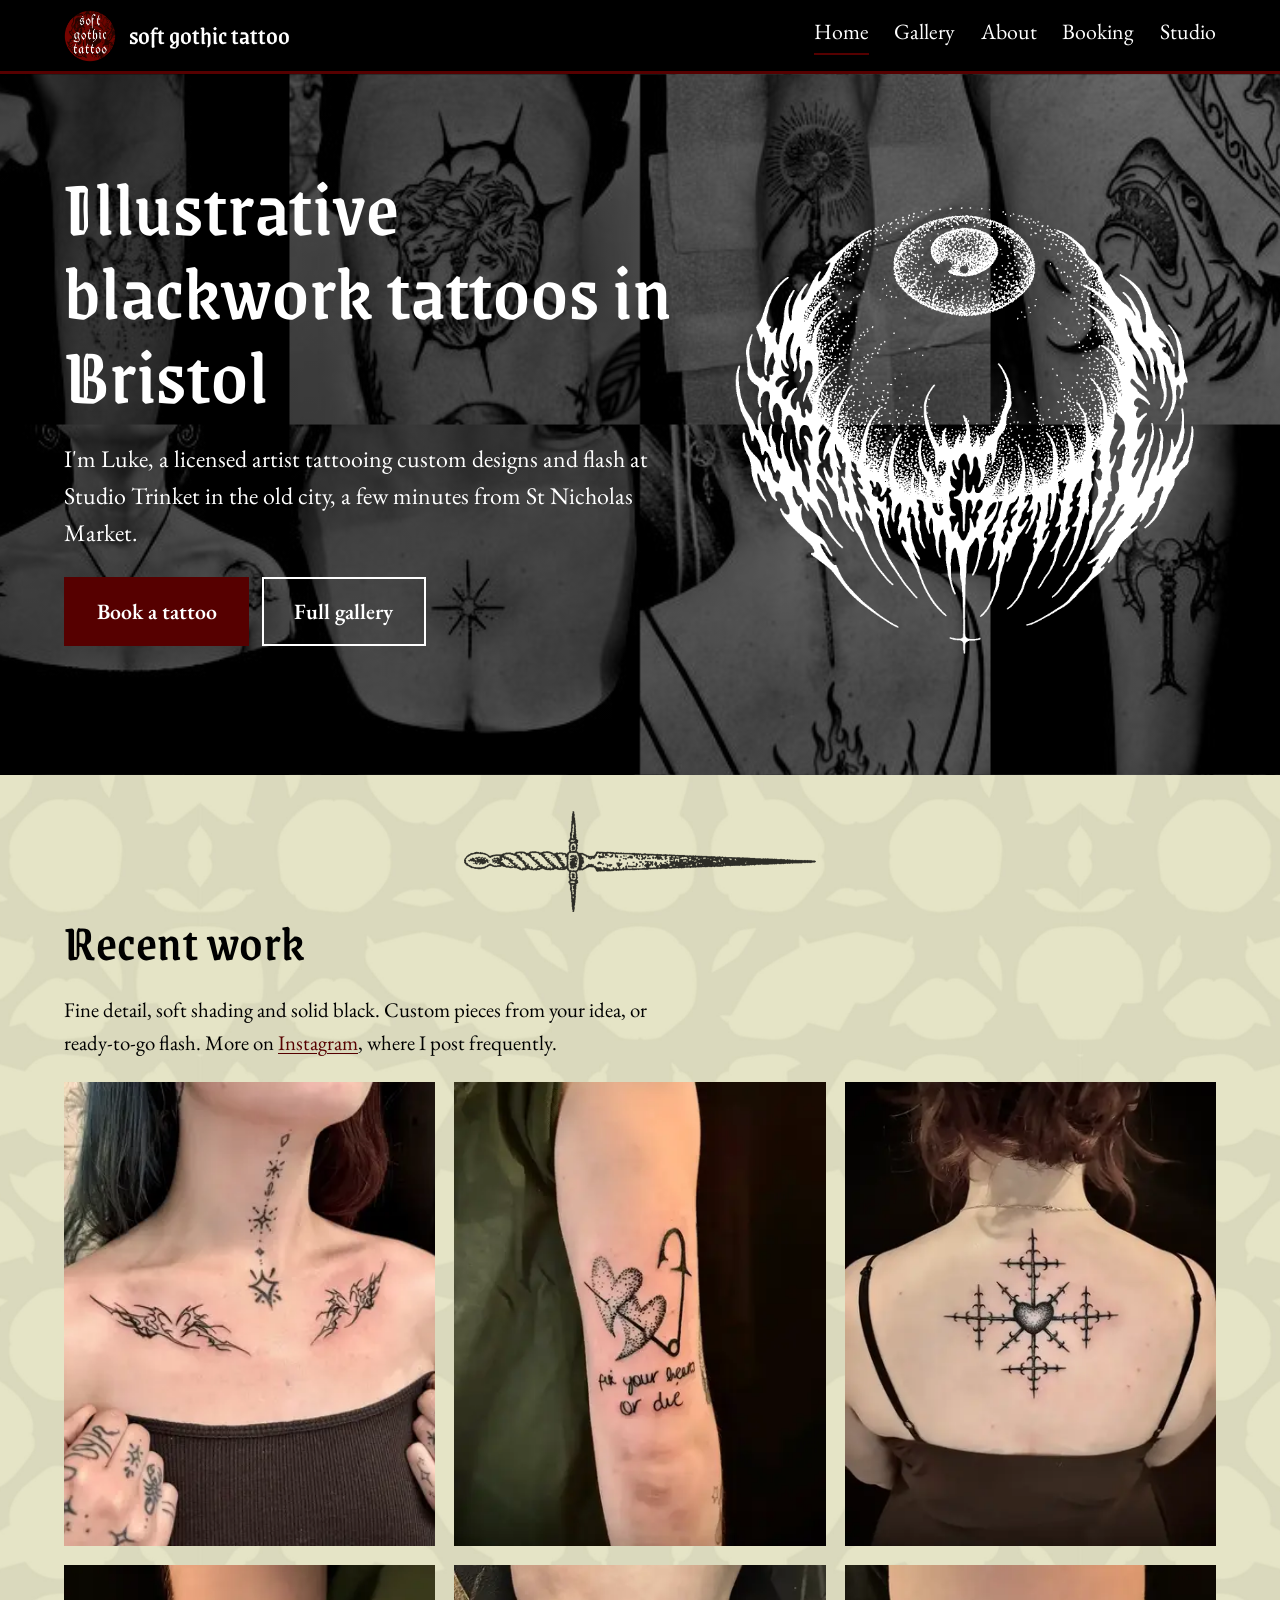
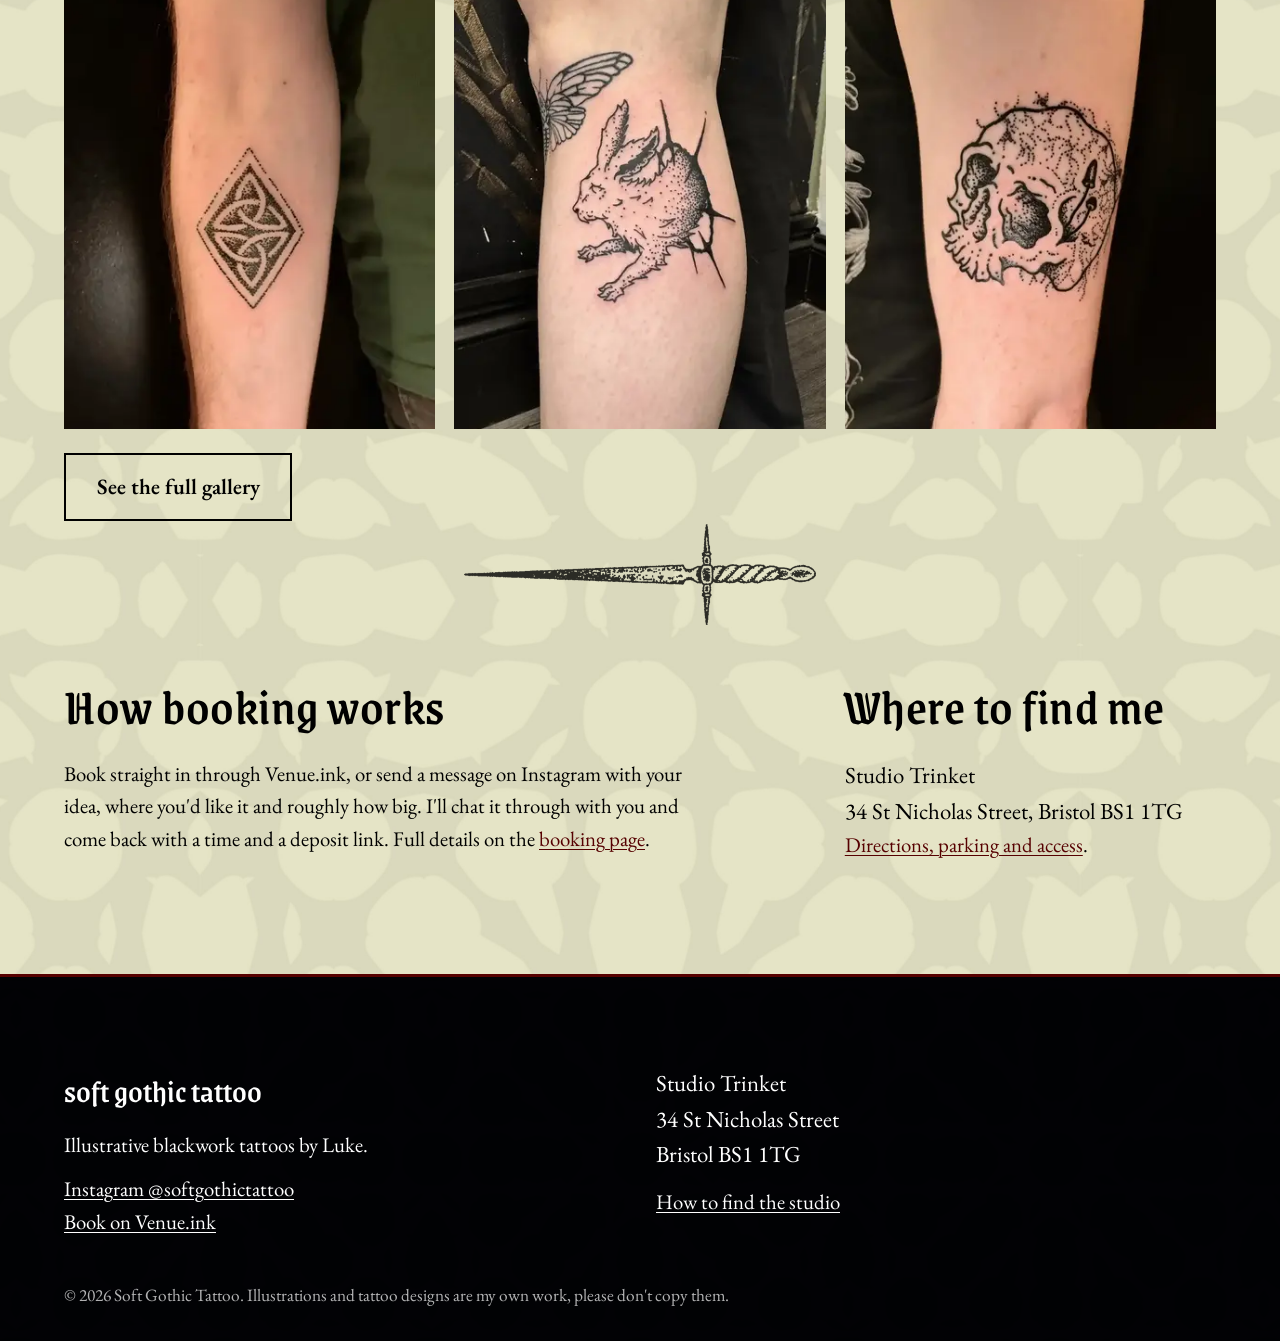
<file: index.html>
<!DOCTYPE html>
<html lang="en-GB">
<head>
<meta charset="utf-8">
<meta name="viewport" content="width=device-width, initial-scale=1">
<title>Soft Gothic Tattoo | Illustrative Blackwork Tattoo Artist in Bristol</title>
<meta name="description" content="Luke tattoos illustrative blackwork — custom and flash — at Studio Trinket, Bristol. Everyone welcome. Book online or message on Instagram.">
<link rel="canonical" href="https://softgothictattoo.github.io/">
<meta property="og:type" content="website">
<meta property="og:title" content="Soft Gothic Tattoo | Illustrative Blackwork Tattoo Artist in Bristol">
<meta property="og:description" content="Luke tattoos illustrative blackwork — custom and flash — at Studio Trinket, Bristol. Everyone welcome. Book online or message on Instagram.">
<meta property="og:url" content="https://softgothictattoo.github.io/">
<meta property="og:image" content="https://softgothictattoo.github.io/img/og.jpg">
<meta property="og:locale" content="en_GB">
<meta name="twitter:card" content="summary_large_image">
<link rel="icon" href="img/favicon-32.png">
<link rel="icon" href="img/icon-512.png">
<link rel="apple-touch-icon" href="img/apple-touch-icon.png">
<meta name="theme-color" content="#560000">
<link rel="preload" href="fonts/GrenzeGotisch-500.woff2" as="font" type="font/woff2" crossorigin>
<link rel="preload" href="fonts/EBGaramond-400.woff2" as="font" type="font/woff2" crossorigin>
<link rel="stylesheet" href="css/style.css">
<script type="application/ld+json">[{"@context": "https://schema.org", "@type": "Person", "name": "Luke", "alternateName": "Soft Gothic Tattoo", "jobTitle": "Tattoo artist", "description": "Illustrative blackwork tattoo artist in Bristol, working from Studio Trinket.", "url": "https://softgothictattoo.github.io/", "image": "https://softgothictattoo.github.io/img/og.jpg", "sameAs": ["https://www.instagram.com/softgothictattoo/", "https://venue.ink/@softgothictattoo/"], "knowsAbout": ["Illustrative blackwork tattoos", "Flash tattoos", "Custom tattoo design"], "worksFor": {"@type": "TattooParlor", "name": "Studio Trinket", "sameAs": "https://www.instagram.com/studiotrinket/", "address": {"@type": "PostalAddress", "streetAddress": "34 St Nicholas Street", "addressLocality": "Bristol", "postalCode": "BS1 1TG", "addressCountry": "GB"}}, "workLocation": {"@type": "Place", "name": "Studio Trinket", "address": {"@type": "PostalAddress", "streetAddress": "34 St Nicholas Street", "addressLocality": "Bristol", "postalCode": "BS1 1TG", "addressCountry": "GB"}}}]</script>
</head>
<body>
<header class="site-header">
  <div class="wrap">
    <a class="brand" href=""><img src="img/logo.png" alt="" width="52" height="52"><span>soft gothic tattoo</span></a>
    <nav class="site-nav" aria-label="Main"><ul><li><a href="" aria-current="page">Home</a></li><li><a href="gallery/">Gallery</a></li><li><a href="about/">About</a></li><li><a href="booking/">Booking</a></li><li><a href="studio/">Studio</a></li></ul></nav>
  </div>
</header>
<main>

<section class="hero">
  <div class="wrap">
    <div>
      <h1>Illustrative blackwork tattoos in Bristol</h1>
      <p>I'm Luke, a licensed artist tattooing custom designs and flash at Studio Trinket in the old city, a few minutes from St Nicholas Market.</p>
      <div class="btn-row">
        <a class="btn" href="https://venue.ink/@softgothictattoo/" target="_blank" rel="noopener">Book a tattoo</a>
        <a class="btn btn-outline" href="gallery/">Full gallery</a>
      </div>
    </div>
    <div class="hero-art"><img src="img/eye-flash-light.png" alt="Illustrative blackwork flash design of an eye surrounded by flames, drawn by Luke of Soft Gothic Tattoo" width="1400" height="1400"></div>
  </div>
</section>

<div class="rule" aria-hidden="true"><img src="img/dagger-flipped.png" alt="" width="1200" height="344"></div>

<section class="section">
  <div class="wrap">
    <h2>Recent work</h2>
    <p>Fine detail, soft shading and solid black. Custom pieces from your idea, or ready-to-go flash. More on <a href="https://www.instagram.com/softgothictattoo/" target="_blank" rel="noopener">Instagram</a>, where I post frequently.</p>
    <div class="grid">
      <figure><img src="img/tattoos/tribal-tattoos-both-collarbones.webp" srcset="img/tattoos/tribal-tattoos-both-collarbones-400.webp 400w, img/tattoos/tribal-tattoos-both-collarbones-800.webp 800w, img/tattoos/tribal-tattoos-both-collarbones.webp 1200w" sizes="(min-width: 52rem) 380px, 45vw" alt="Symmetrical tribal tattoo on collarbone" width="1200" height="1200" loading="lazy"></figure>
      <figure><img src="img/tattoos/pierced-hearts-tattoo-lettering.webp" srcset="img/tattoos/pierced-hearts-tattoo-lettering-400.webp 400w, img/tattoos/pierced-hearts-tattoo-lettering-800.webp 800w, img/tattoos/pierced-hearts-tattoo-lettering.webp 900w" sizes="(min-width: 52rem) 380px, 45vw" alt="Illustrative tattoo of heart pierced with paperclip and text on bicep" width="900" height="1200" loading="lazy"></figure>
      <figure><img src="img/tattoos/ornamental-cross-tattoo-upper-back.webp" srcset="img/tattoos/ornamental-cross-tattoo-upper-back-400.webp 400w, img/tattoos/ornamental-cross-tattoo-upper-back-800.webp 800w, img/tattoos/ornamental-cross-tattoo-upper-back.webp 899w" sizes="(min-width: 52rem) 380px, 45vw" alt="Symmetrical blackwork tattoo on upper back" width="899" height="1200" loading="lazy"></figure>
      <figure><img src="img/tattoos/celtic-knot-tattoo-diamond-frame.webp" srcset="img/tattoos/celtic-knot-tattoo-diamond-frame-400.webp 400w, img/tattoos/celtic-knot-tattoo-diamond-frame-800.webp 800w, img/tattoos/celtic-knot-tattoo-diamond-frame.webp 938w" sizes="(min-width: 52rem) 380px, 45vw" alt="Celtic tattoo on forearm" width="938" height="1200" loading="lazy"></figure>
      <figure><img src="img/tattoos/hare-butterfly-tattoo-calf.webp" srcset="img/tattoos/hare-butterfly-tattoo-calf-400.webp 400w, img/tattoos/hare-butterfly-tattoo-calf-800.webp 800w, img/tattoos/hare-butterfly-tattoo-calf.webp 900w" sizes="(min-width: 52rem) 380px, 45vw" alt="Illustrative rabbit tattoo on calf" width="900" height="1200" loading="lazy"></figure>
      <figure><img src="img/tattoos/dotwork-skull-tattoo-forearm.webp" srcset="img/tattoos/dotwork-skull-tattoo-forearm-400.webp 400w, img/tattoos/dotwork-skull-tattoo-forearm-800.webp 800w, img/tattoos/dotwork-skull-tattoo-forearm.webp 900w" sizes="(min-width: 52rem) 380px, 45vw" alt="Illustrative skull tattoo on the upper arm" width="900" height="1200" loading="lazy"></figure>
    </div>
    <div class="btn-row"><a class="btn btn-outline" href="gallery/">See the full gallery</a></div>
  </div>
</section>

<div class="rule" aria-hidden="true"><img src="img/dagger.png" alt="" width="1200" height="344"></div>

<section class="section">
  <div class="wrap cols cols-aside">
    <div>
      <h2>How booking works</h2>
      <p>Book straight in through Venue.ink, or send a message on Instagram with your idea, where you'd like it and roughly how big. I'll chat it through with you and come back with a time and a deposit link. Full details on the <a href="booking/">booking page</a>.</p>
    </div>
    <div>
      <h2>Where to find me</h2>
      <address class="address">Studio Trinket<br>34 St Nicholas Street, Bristol BS1 1TG</address>
      <p><a href="studio/">Directions, parking and access</a>.</p>
    </div>
  </div>
</section>

</main>
<footer class="site-footer">
  <div class="wrap">
    <div class="cols">
      <div>
        <div class="footer-brand">soft gothic tattoo</div>
        <p>Illustrative blackwork tattoos by Luke.</p>
        <p><a href="https://www.instagram.com/softgothictattoo/" rel="me noopener" target="_blank">Instagram @softgothictattoo</a><br><a href="https://venue.ink/@softgothictattoo/" target="_blank" rel="noopener">Book on Venue.ink</a></p>
      </div>
      <div>
        <address class="address">Studio Trinket<br>34 St Nicholas Street<br>Bristol BS1 1TG</address>
        <p><a href="studio/">How to find the studio</a></p>
      </div>
    </div>
    <small>&copy; 2026 Soft Gothic Tattoo. Illustrations and tattoo designs are my own work, please don't copy them.</small>
  </div>
</footer>
</body>
</html>
</file>
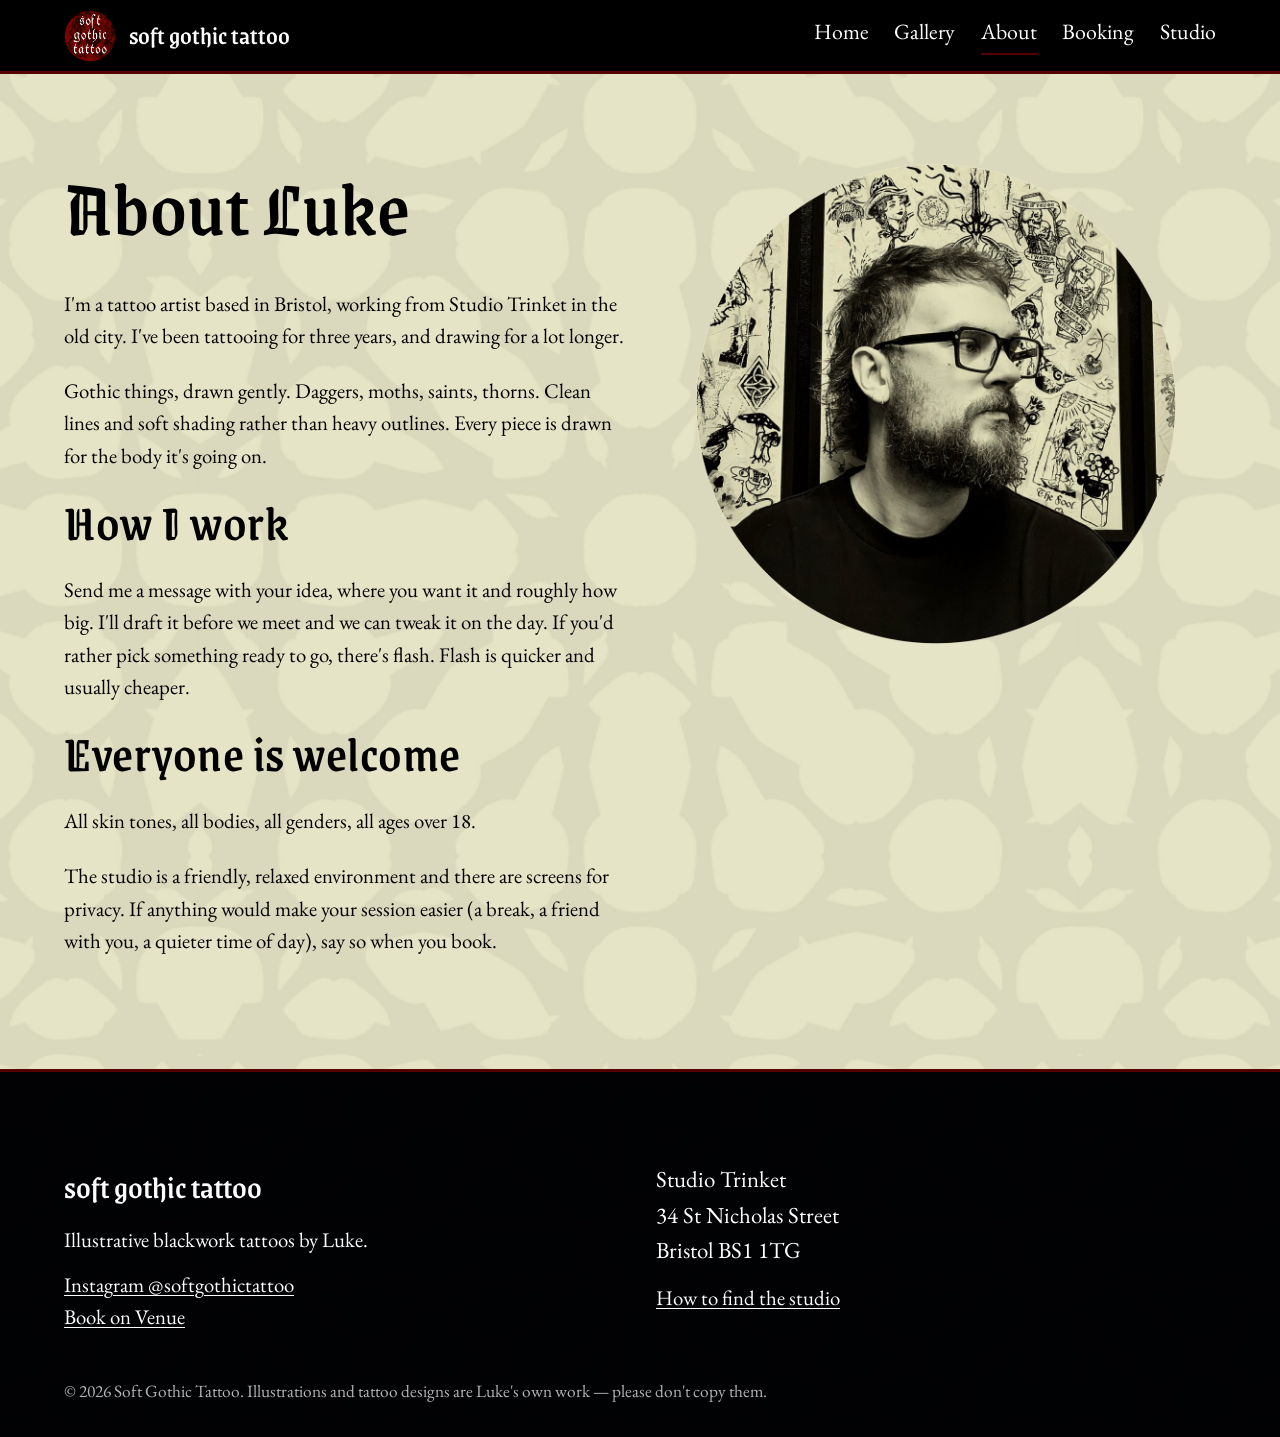
<file: about/index.html>
<!DOCTYPE html>
<html lang="en-GB">
<head>
<meta charset="utf-8">
<meta name="viewport" content="width=device-width, initial-scale=1">
<title>About Luke | Soft Gothic Tattoo, Bristol</title>
<meta name="description" content="Luke is an illustrative blackwork tattoo artist in Bristol. Three years tattooing, an inclusive studio, and designs drawn for the body they're on.">
<link rel="canonical" href="https://softgothictattoo.github.io/about/">
<meta property="og:type" content="website">
<meta property="og:title" content="About Luke | Soft Gothic Tattoo, Bristol">
<meta property="og:description" content="Luke is an illustrative blackwork tattoo artist in Bristol. Three years tattooing, an inclusive studio, and designs drawn for the body they're on.">
<meta property="og:url" content="https://softgothictattoo.github.io/about/">
<meta property="og:image" content="https://softgothictattoo.github.io/img/og.jpg">
<meta property="og:locale" content="en_GB">
<meta name="twitter:card" content="summary_large_image">
<link rel="icon" href="../img/favicon-32.png" sizes="32x32">
<link rel="icon" href="../img/icon-512.png" sizes="512x512">
<link rel="apple-touch-icon" href="../img/apple-touch-icon.png">
<meta name="theme-color" content="#560000">
<link rel="preload" href="../fonts/GrenzeGotisch-500.woff2" as="font" type="font/woff2" crossorigin>
<link rel="preload" href="../fonts/EBGaramond-400.woff2" as="font" type="font/woff2" crossorigin>
<link rel="stylesheet" href="../css/style.css">
<script type="application/ld+json">[{"@context": "https://schema.org", "@type": "Person", "name": "Luke", "alternateName": "Soft Gothic Tattoo", "jobTitle": "Tattoo artist", "description": "Illustrative blackwork tattoo artist in Bristol, working from Studio Trinket.", "url": "https://softgothictattoo.github.io/", "image": "https://softgothictattoo.github.io/img/og.jpg", "sameAs": ["https://www.instagram.com/softgothictattoo/", "https://venue.ink/@softgothictattoo/"], "knowsAbout": ["Illustrative blackwork tattoos", "Flash tattoos", "Custom tattoo design"], "worksFor": {"@type": "TattooParlor", "name": "Studio Trinket", "sameAs": "https://www.instagram.com/studiotrinket/", "address": {"@type": "PostalAddress", "streetAddress": "34 St Nicholas Street", "addressLocality": "Bristol", "postalCode": "BS1 1TG", "addressCountry": "GB"}}, "workLocation": {"@type": "Place", "name": "Studio Trinket", "address": {"@type": "PostalAddress", "streetAddress": "34 St Nicholas Street", "addressLocality": "Bristol", "postalCode": "BS1 1TG", "addressCountry": "GB"}}}]</script>
</head>
<body>
<header class="site-header">
  <div class="wrap">
    <a class="brand" href="../"><img src="../img/logo.png" alt="" width="52" height="52"><span>soft gothic tattoo</span></a>
    <nav class="site-nav" aria-label="Main"><ul><li><a href="../">Home</a></li><li><a href="../gallery/">Gallery</a></li><li><a href="../about/" aria-current="page">About</a></li><li><a href="../booking/">Booking</a></li><li><a href="../studio/">Studio</a></li></ul></nav>
  </div>
</header>
<main>

<section class="section">
  <div class="wrap cols">
    <div>
      <h1>About Luke</h1>
      <p>I'm a tattoo artist based in Bristol, working from Studio Trinket in the old city. I've been tattooing for three years, and drawing for a lot longer.</p>
      <p>Gothic things, drawn gently. Daggers, moths, saints, thorns. Clean lines and soft shading rather than heavy outlines. Every piece is drawn for the body it's going on.</p>
      <h2>How I work</h2>
      <p>Send me a message with your idea, where you want it and roughly how big. I'll draft it before we meet and we can tweak it on the day. If you'd rather pick something ready to go, there's flash. Flash is quicker and usually cheaper.</p>
      <h2>Everyone is welcome</h2>
      <p>All skin tones, all bodies, all genders, all ages over 18.</p>
      <p>The studio is a friendly, relaxed environment and there are screens for privacy. If anything would make your session easier (a break, a friend with you, a quieter time of day), say so when you book.</p>
    </div>
    <div class="portrait">
      <img src="../img/luke.jpg" alt="Luke, tattoo artist, in front of a wall of his flash designs at Studio Trinket" width="1000" height="1000" loading="lazy">
    </div>
  </div>
</section>

</main>
<footer class="site-footer">
  <div class="wrap">
    <div class="cols">
      <div>
        <div class="footer-brand">soft gothic tattoo</div>
        <p>Illustrative blackwork tattoos by Luke.</p>
        <p><a href="https://www.instagram.com/softgothictattoo/" rel="me noopener" target="_blank">Instagram @softgothictattoo</a><br><a href="https://venue.ink/@softgothictattoo/" target="_blank" rel="noopener">Book on Venue</a></p>
      </div>
      <div>
        <address class="address">Studio Trinket<br>34 St Nicholas Street<br>Bristol BS1 1TG</address>
        <p><a href="../studio/">How to find the studio</a></p>
      </div>
    </div>
    <small>&copy; 2026 Soft Gothic Tattoo. Illustrations and tattoo designs are Luke's own work — please don't copy them.</small>
  </div>
</footer>
</body>
</html>
</file>
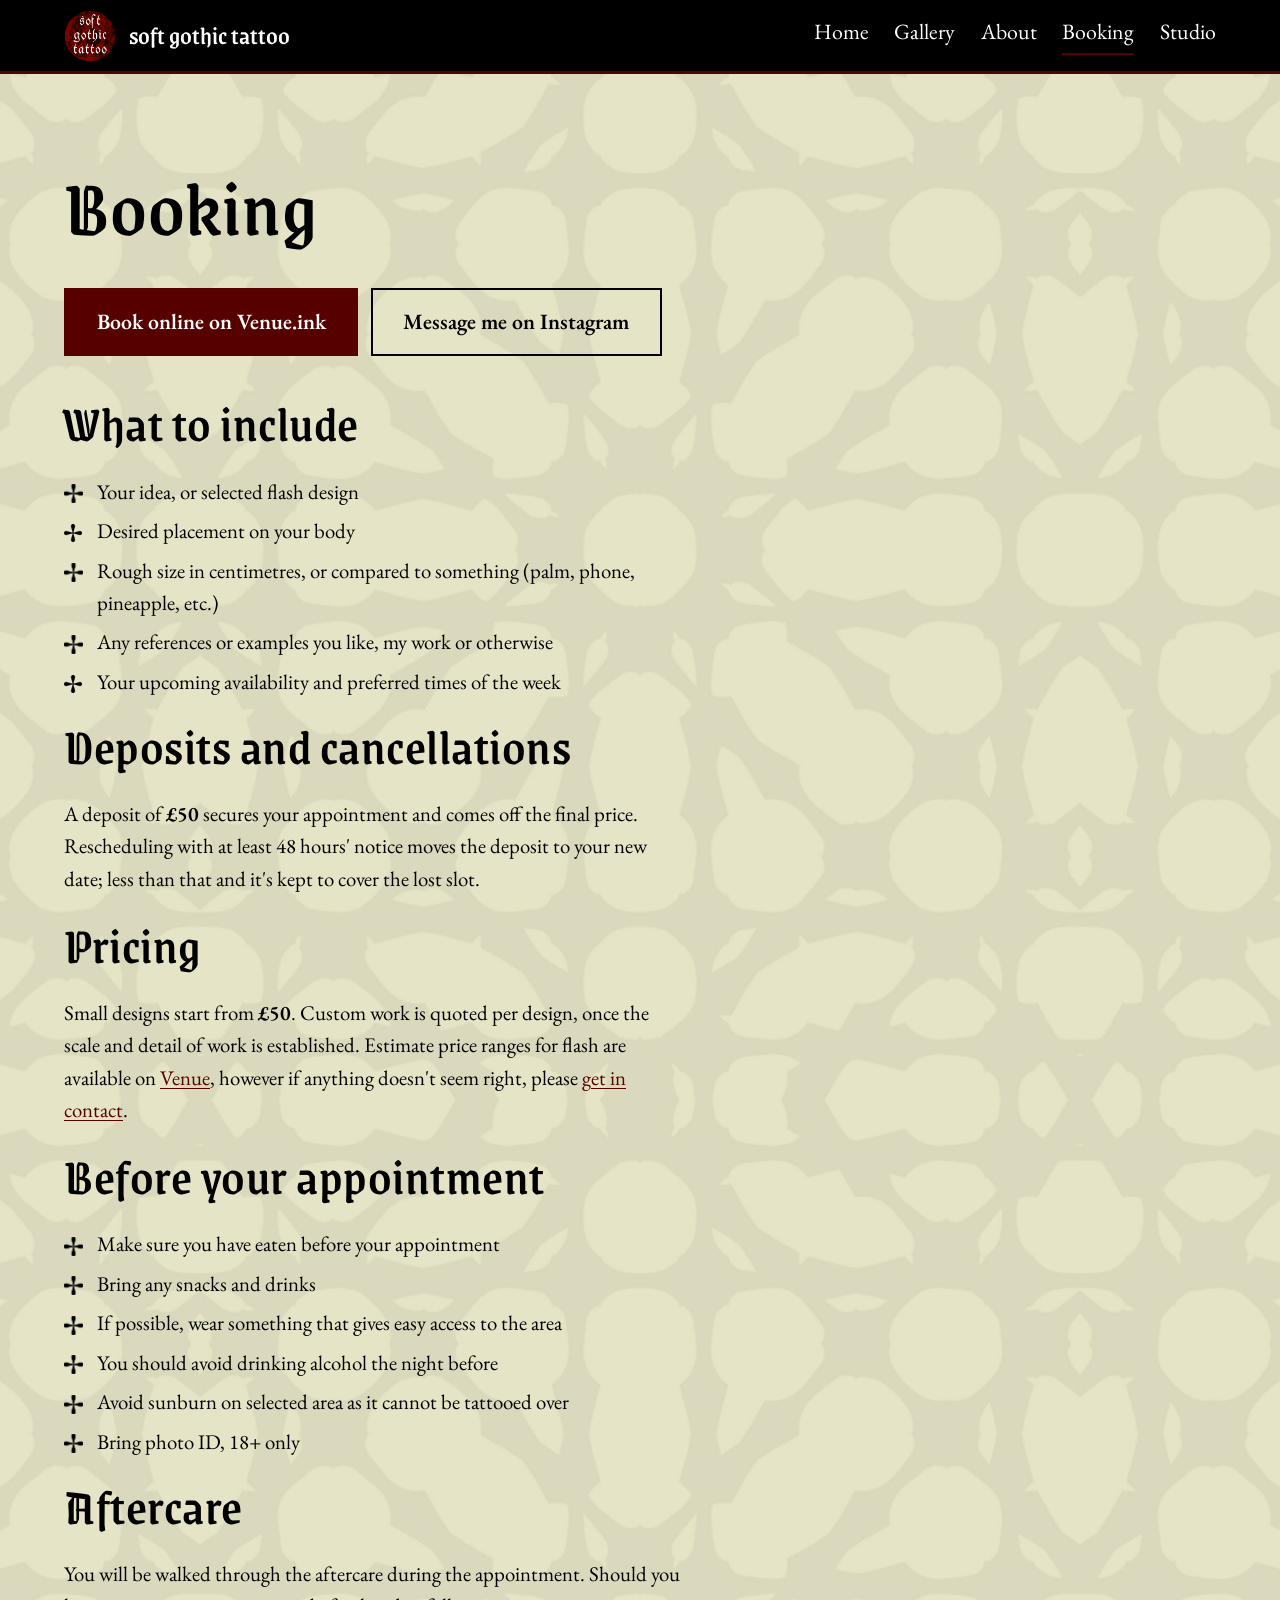
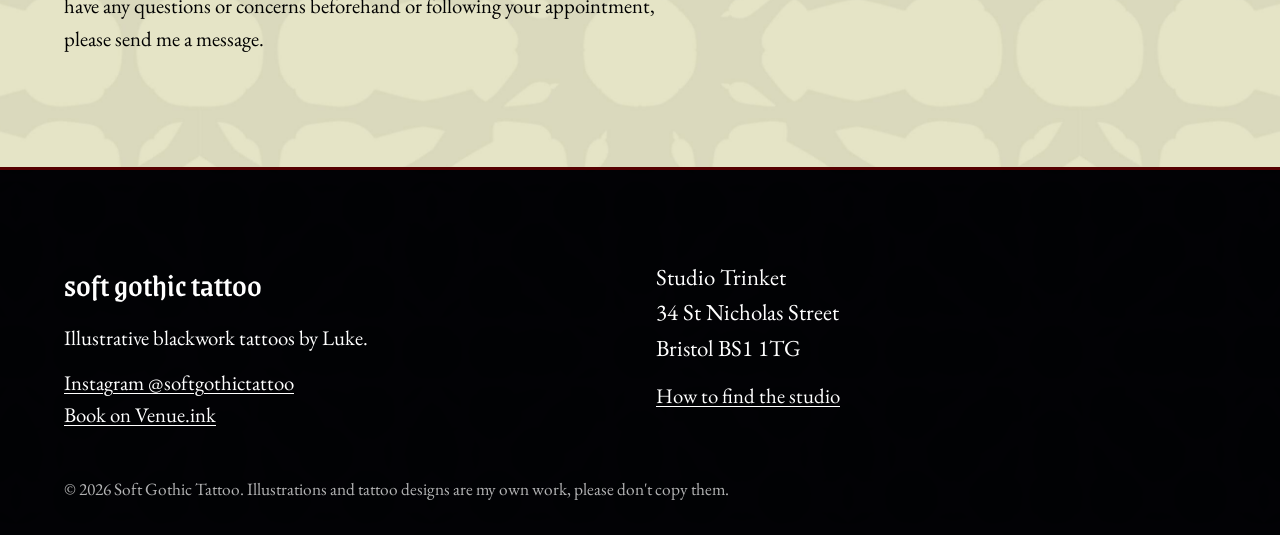
<file: booking/index.html>
<!DOCTYPE html>
<html lang="en-GB">
<head>
<meta charset="utf-8">
<meta name="viewport" content="width=device-width, initial-scale=1">
<title>Book a Tattoo | Soft Gothic Tattoo, Bristol</title>
<meta name="description" content="How to book a tattoo with Luke at Studio Trinket, Bristol: book online on Venue or message on Instagram. Deposits, pricing, prep and aftercare.">
<link rel="canonical" href="https://softgothictattoo.github.io/booking/">
<meta property="og:type" content="website">
<meta property="og:title" content="Book a Tattoo | Soft Gothic Tattoo, Bristol">
<meta property="og:description" content="How to book a tattoo with Luke at Studio Trinket, Bristol: book online on Venue or message on Instagram. Deposits, pricing, prep and aftercare.">
<meta property="og:url" content="https://softgothictattoo.github.io/booking/">
<meta property="og:image" content="https://softgothictattoo.github.io/img/og.jpg">
<meta property="og:locale" content="en_GB">
<meta name="twitter:card" content="summary_large_image">
<link rel="icon" href="../img/favicon-32.png" sizes="32x32">
<link rel="icon" href="../img/icon-512.png" sizes="512x512">
<link rel="apple-touch-icon" href="../img/apple-touch-icon.png">
<meta name="theme-color" content="#560000">
<link rel="preload" href="../fonts/GrenzeGotisch-500.woff2" as="font" type="font/woff2" crossorigin>
<link rel="preload" href="../fonts/EBGaramond-400.woff2" as="font" type="font/woff2" crossorigin>
<link rel="stylesheet" href="../css/style.css">
<script type="application/ld+json">[{"@context": "https://schema.org", "@type": "Person", "name": "Luke", "alternateName": "Soft Gothic Tattoo", "jobTitle": "Tattoo artist", "description": "Illustrative blackwork tattoo artist in Bristol, working from Studio Trinket.", "url": "https://softgothictattoo.github.io/", "image": "https://softgothictattoo.github.io/img/og.jpg", "sameAs": ["https://www.instagram.com/softgothictattoo/", "https://venue.ink/@softgothictattoo/"], "knowsAbout": ["Illustrative blackwork tattoos", "Flash tattoos", "Custom tattoo design"], "worksFor": {"@type": "TattooParlor", "name": "Studio Trinket", "sameAs": "https://www.instagram.com/studiotrinket/", "address": {"@type": "PostalAddress", "streetAddress": "34 St Nicholas Street", "addressLocality": "Bristol", "postalCode": "BS1 1TG", "addressCountry": "GB"}}, "workLocation": {"@type": "Place", "name": "Studio Trinket", "address": {"@type": "PostalAddress", "streetAddress": "34 St Nicholas Street", "addressLocality": "Bristol", "postalCode": "BS1 1TG", "addressCountry": "GB"}}}, {"@context": "https://schema.org", "@type": "FAQPage", "mainEntity": [{"@type": "Question", "name": "How do I book a tattoo with Soft Gothic Tattoo?", "acceptedAnswer": {"@type": "Answer", "text": "Book online through Venue, or send a message on Instagram with your idea, placement and rough size."}}, {"@type": "Question", "name": "Do you take a deposit?", "acceptedAnswer": {"@type": "Answer", "text": "Yes. A deposit secures your appointment and comes off the final price."}}, {"@type": "Question", "name": "Where is the studio?", "acceptedAnswer": {"@type": "Answer", "text": "Studio Trinket, 34 St Nicholas Street, Bristol BS1 1TG."}}]}]</script>
</head>
<body>
<header class="site-header">
  <div class="wrap">
    <a class="brand" href="../"><img src="../img/logo.png" alt="" width="52" height="52"><span>soft gothic tattoo</span></a>
    <nav class="site-nav" aria-label="Main"><ul><li><a href="../">Home</a></li><li><a href="../gallery/">Gallery</a></li><li><a href="../about/">About</a></li><li><a href="../booking/" aria-current="page">Booking</a></li><li><a href="../studio/">Studio</a></li></ul></nav>
  </div>
</header>
<main>

<section class="section">
  <div class="wrap">
    <h1>Booking</h1>
    <div class="btn-row">
      <a class="btn" href="https://venue.ink/@softgothictattoo/" target="_blank" rel="noopener">Book online on Venue.ink</a>
      <a class="btn btn-outline" href="https://www.instagram.com/softgothictattoo/" target="_blank" rel="noopener">Message me on Instagram</a>
    </div>

    <h2>What to include</h2>
    <ul class="cross-list">
      <li>Your idea, or selected flash design</li>
      <li>Desired placement on your body</li>
      <li>Rough size in centimetres, or compared to something (palm, phone, pineapple, etc.)</li>
      <li>Any references or examples you like, my work or otherwise</li>
      <li>Your upcoming availability and preferred times of the week</li>
    </ul>

    <h2>Deposits and cancellations</h2>
    <p>A deposit of <strong>£50</strong> secures your appointment and comes off the final price. Rescheduling with at least 48 hours' notice moves the deposit to your new date; less than that and it's kept to cover the lost slot.</p>

    <h2>Pricing</h2>
    <p>Small designs start from <strong>£50</strong>. Custom work is quoted per design, once the scale and detail of work is established. Estimate price ranges for flash are available on <a href="https://venue.ink/@softgothictattoo/" target="_blank" rel="noopener">Venue</a>, however if anything doesn't seem right, please <a href="https://www.instagram.com/softgothictattoo/" target="_blank" rel="noopener">get in contact</a>.</p>

    <h2>Before your appointment</h2>
    <ul class="cross-list">
      <li>Make sure you have eaten before your appointment</li>
      <li>Bring any snacks and drinks</li>
      <li>If possible, wear something that gives easy access to the area</li>
      <li>You should avoid drinking alcohol the night before</li>
      <li>Avoid sunburn on selected area as it cannot be tattooed over</li>
      <li>Bring photo ID, 18+ only</li>
    </ul>

    <h2>Aftercare</h2>
    <p>You will be walked through the aftercare during the appointment. Should you have any questions or concerns beforehand or following your appointment, please send me a message.</p>
  </div>
</section>

</main>
<footer class="site-footer">
  <div class="wrap">
    <div class="cols">
      <div>
        <div class="footer-brand">soft gothic tattoo</div>
        <p>Illustrative blackwork tattoos by Luke.</p>
        <p><a href="https://www.instagram.com/softgothictattoo/" rel="me noopener" target="_blank">Instagram @softgothictattoo</a><br><a href="https://venue.ink/@softgothictattoo/" target="_blank" rel="noopener">Book on Venue.ink</a></p>
      </div>
      <div>
        <address class="address">Studio Trinket<br>34 St Nicholas Street<br>Bristol BS1 1TG</address>
        <p><a href="../studio/">How to find the studio</a></p>
      </div>
    </div>
    <small>&copy; 2026 Soft Gothic Tattoo. Illustrations and tattoo designs are my own work, please don't copy them.</small>
  </div>
</footer>
</body>
</html>
</file>
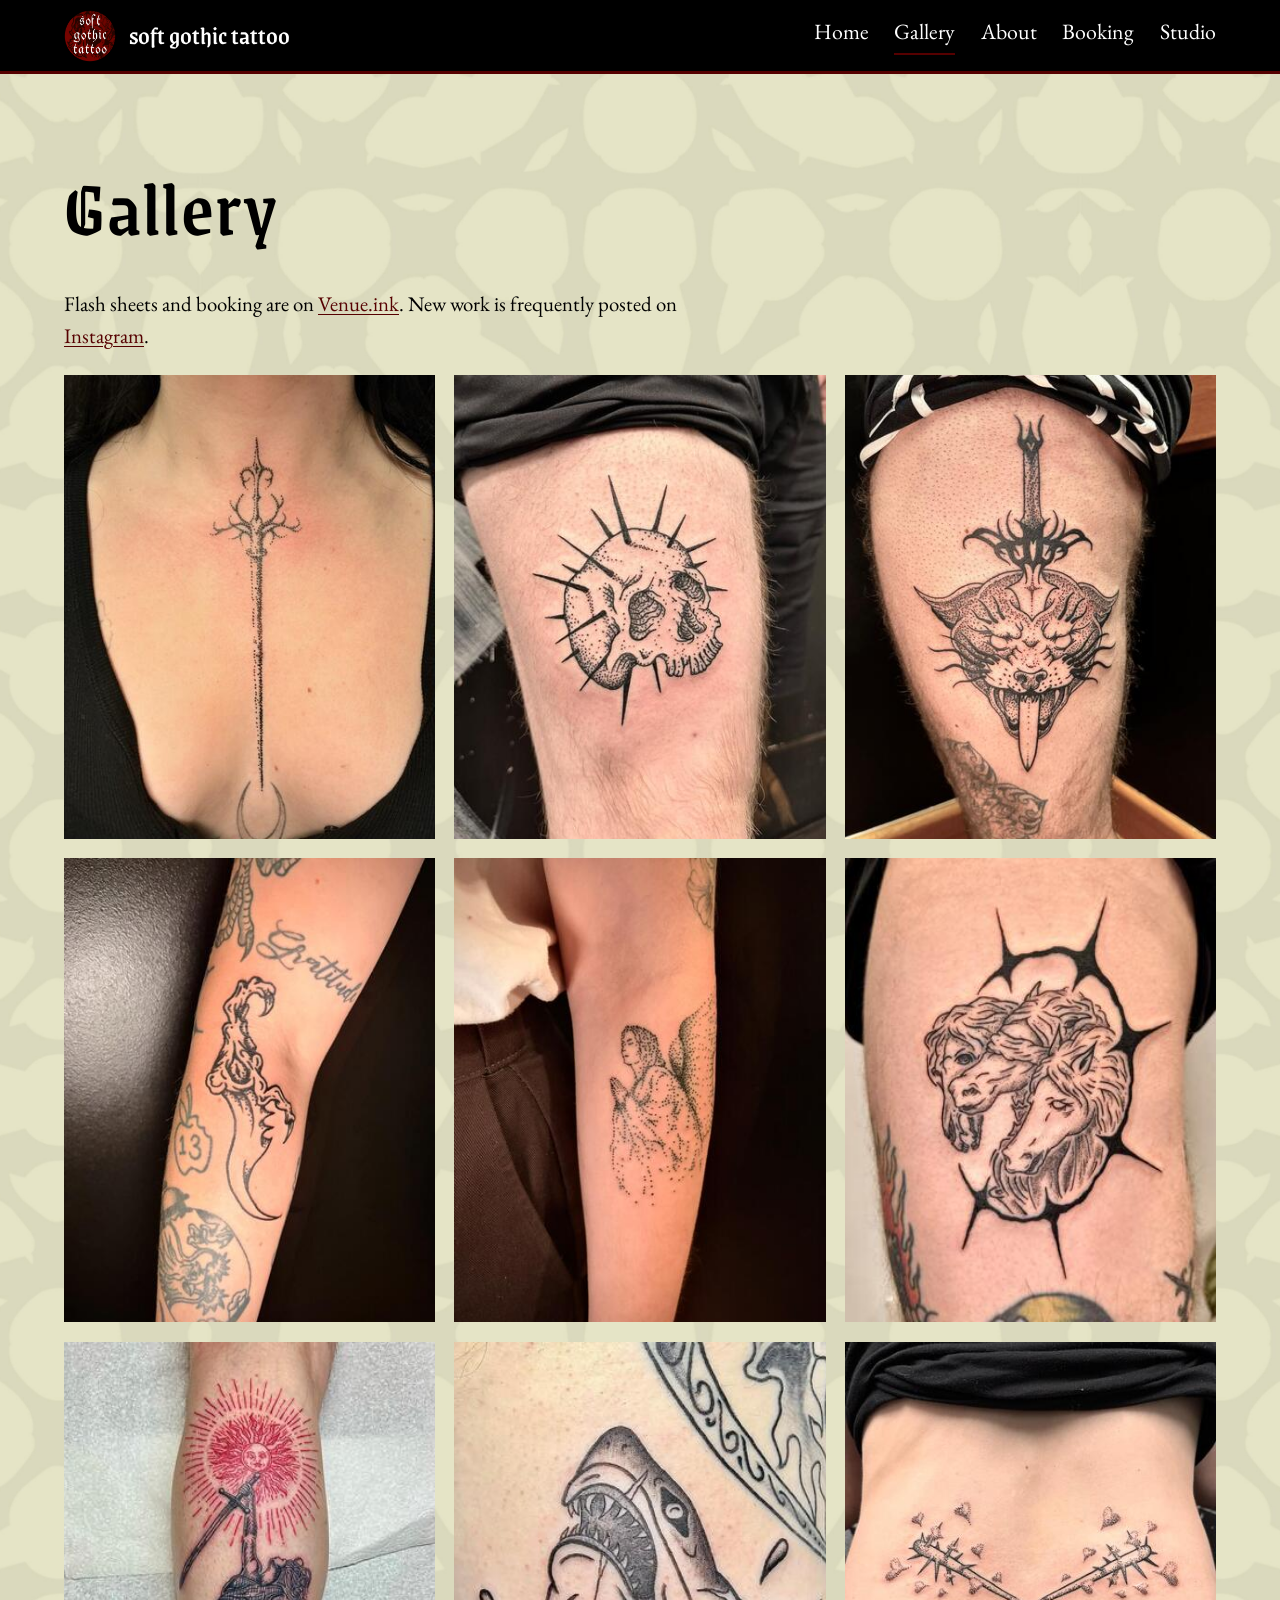
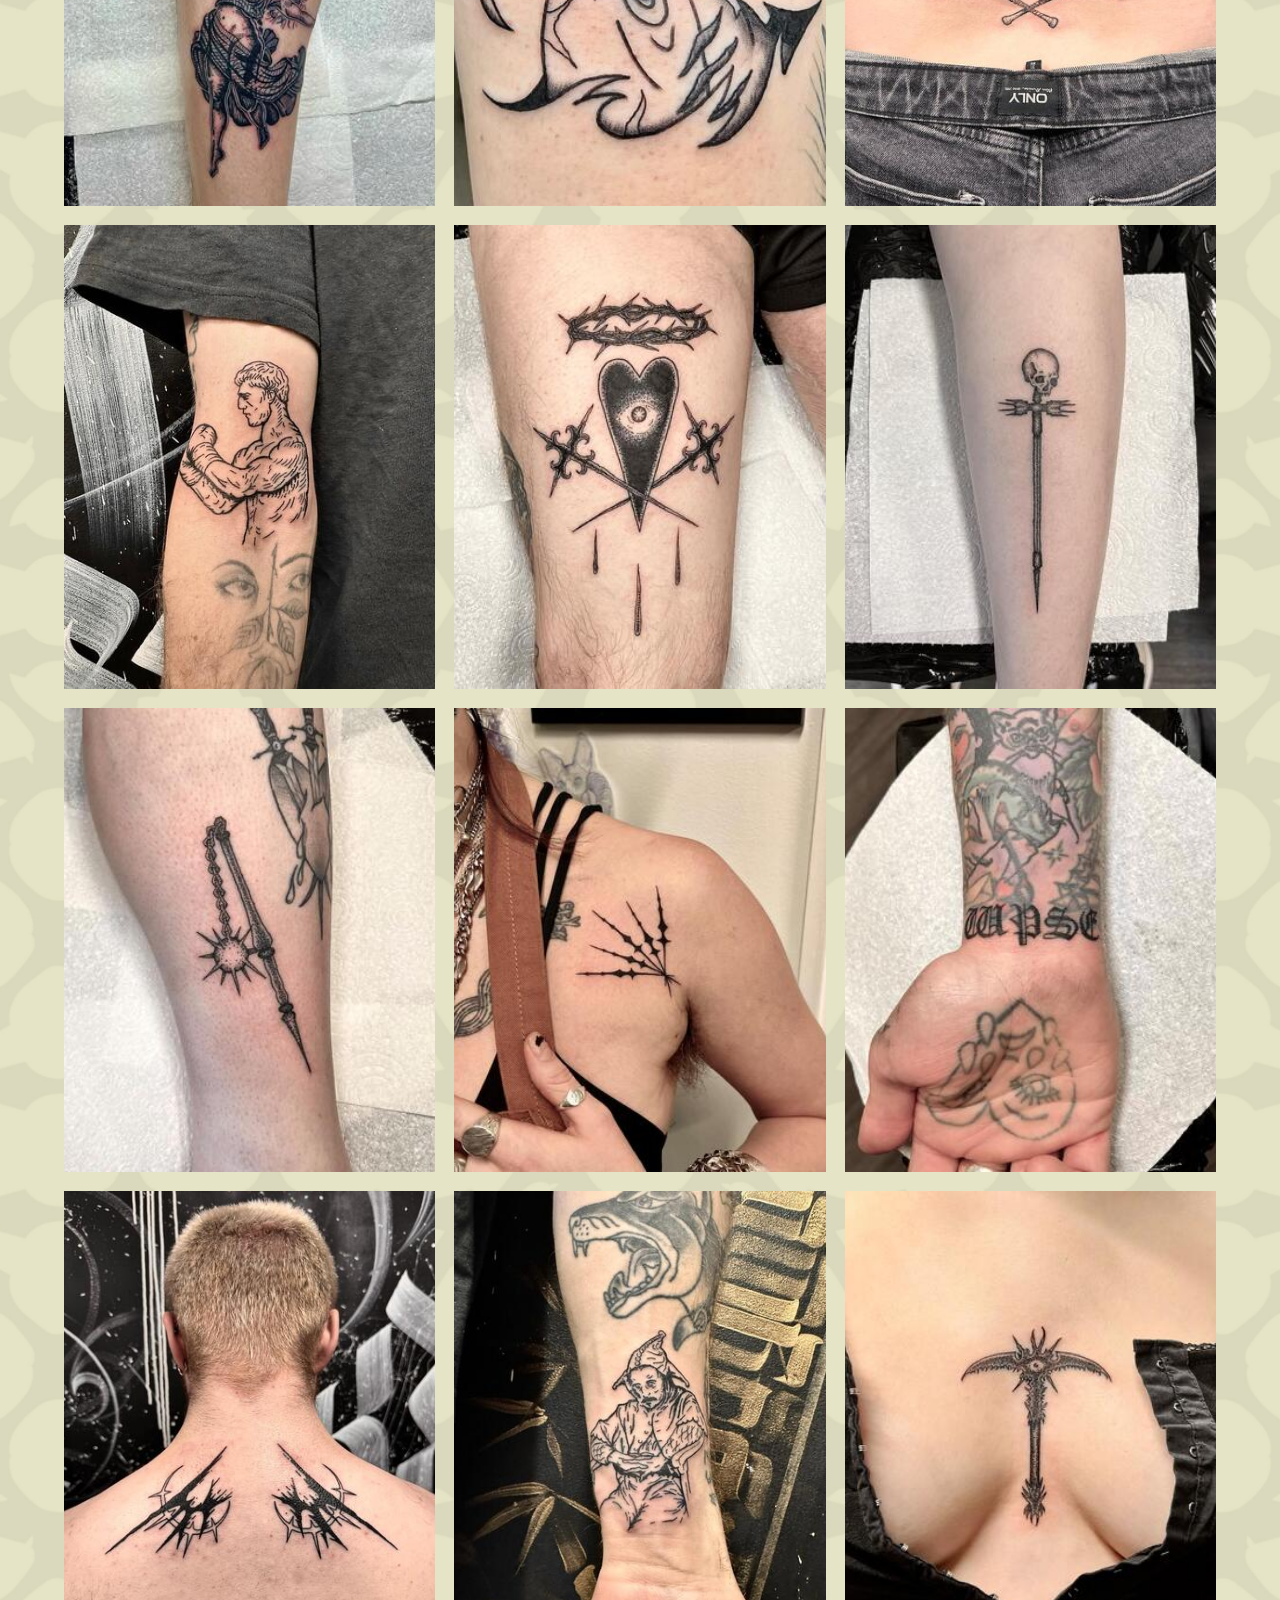
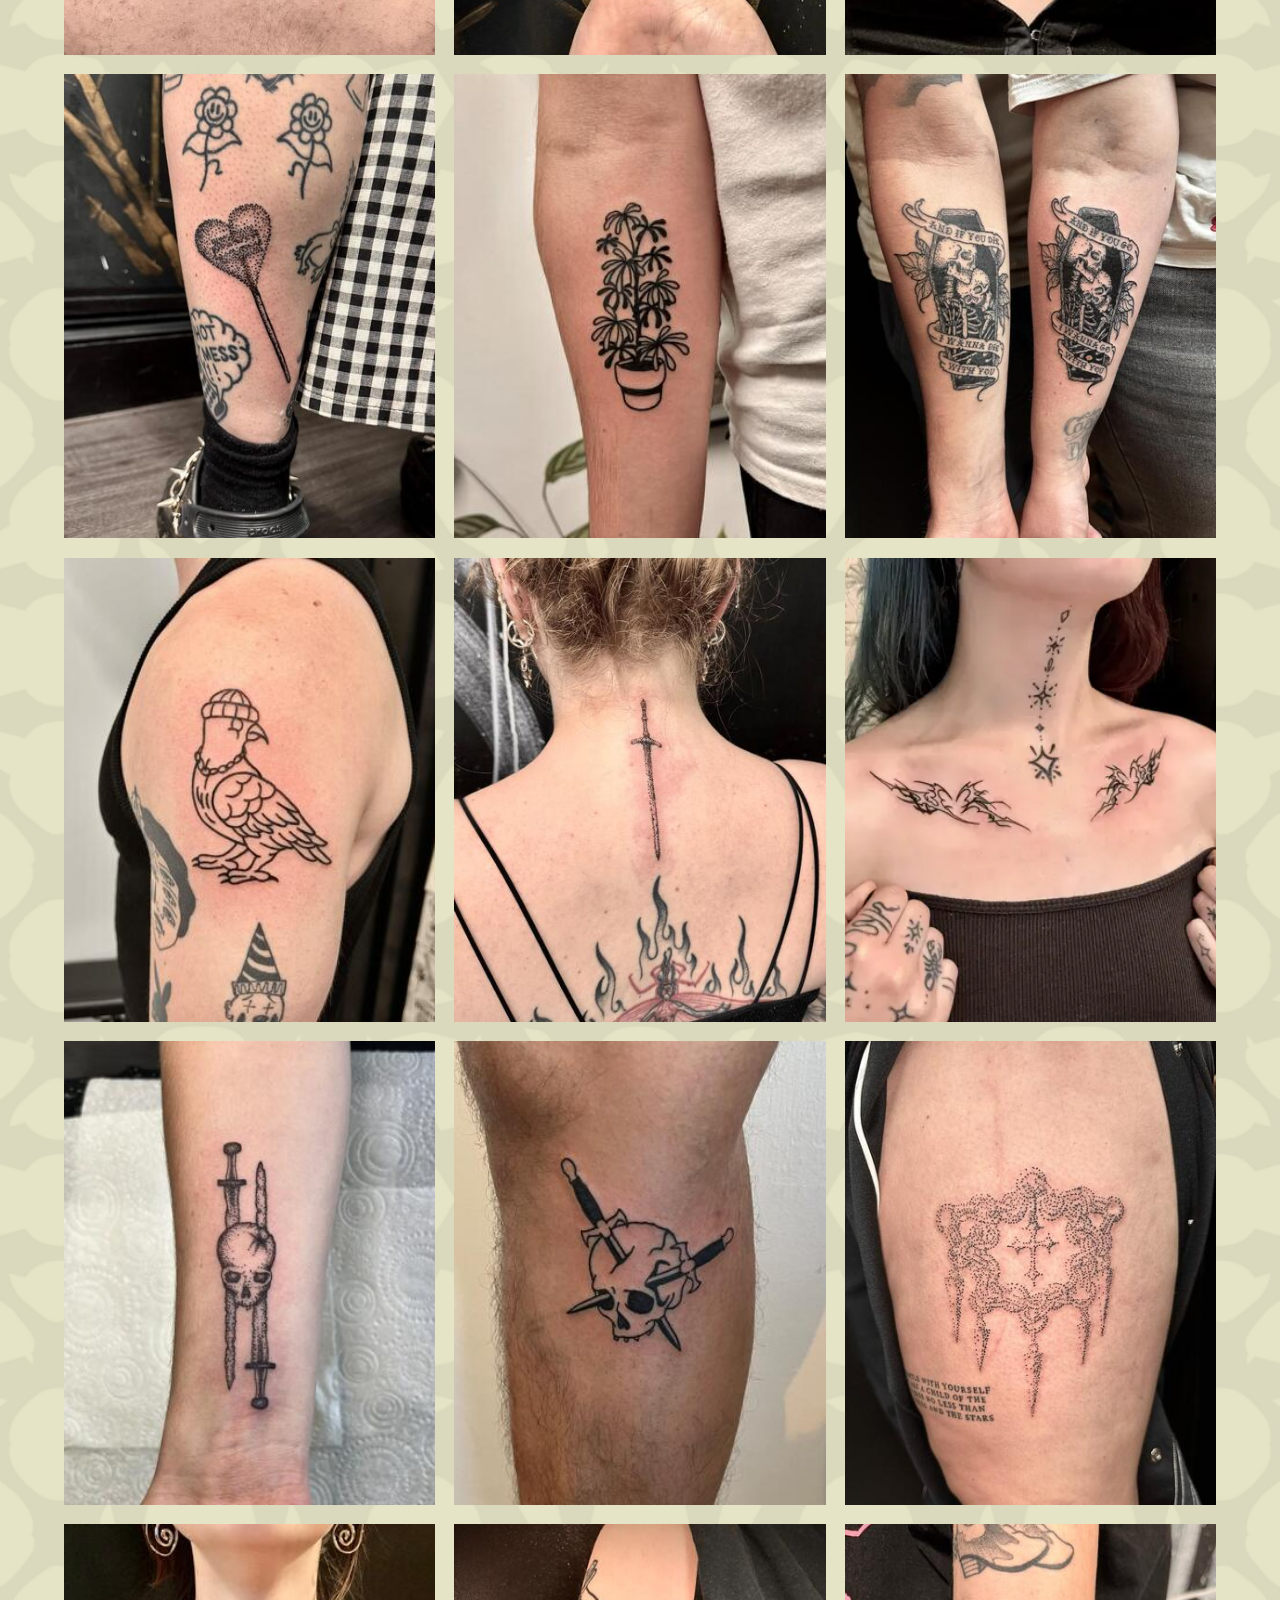
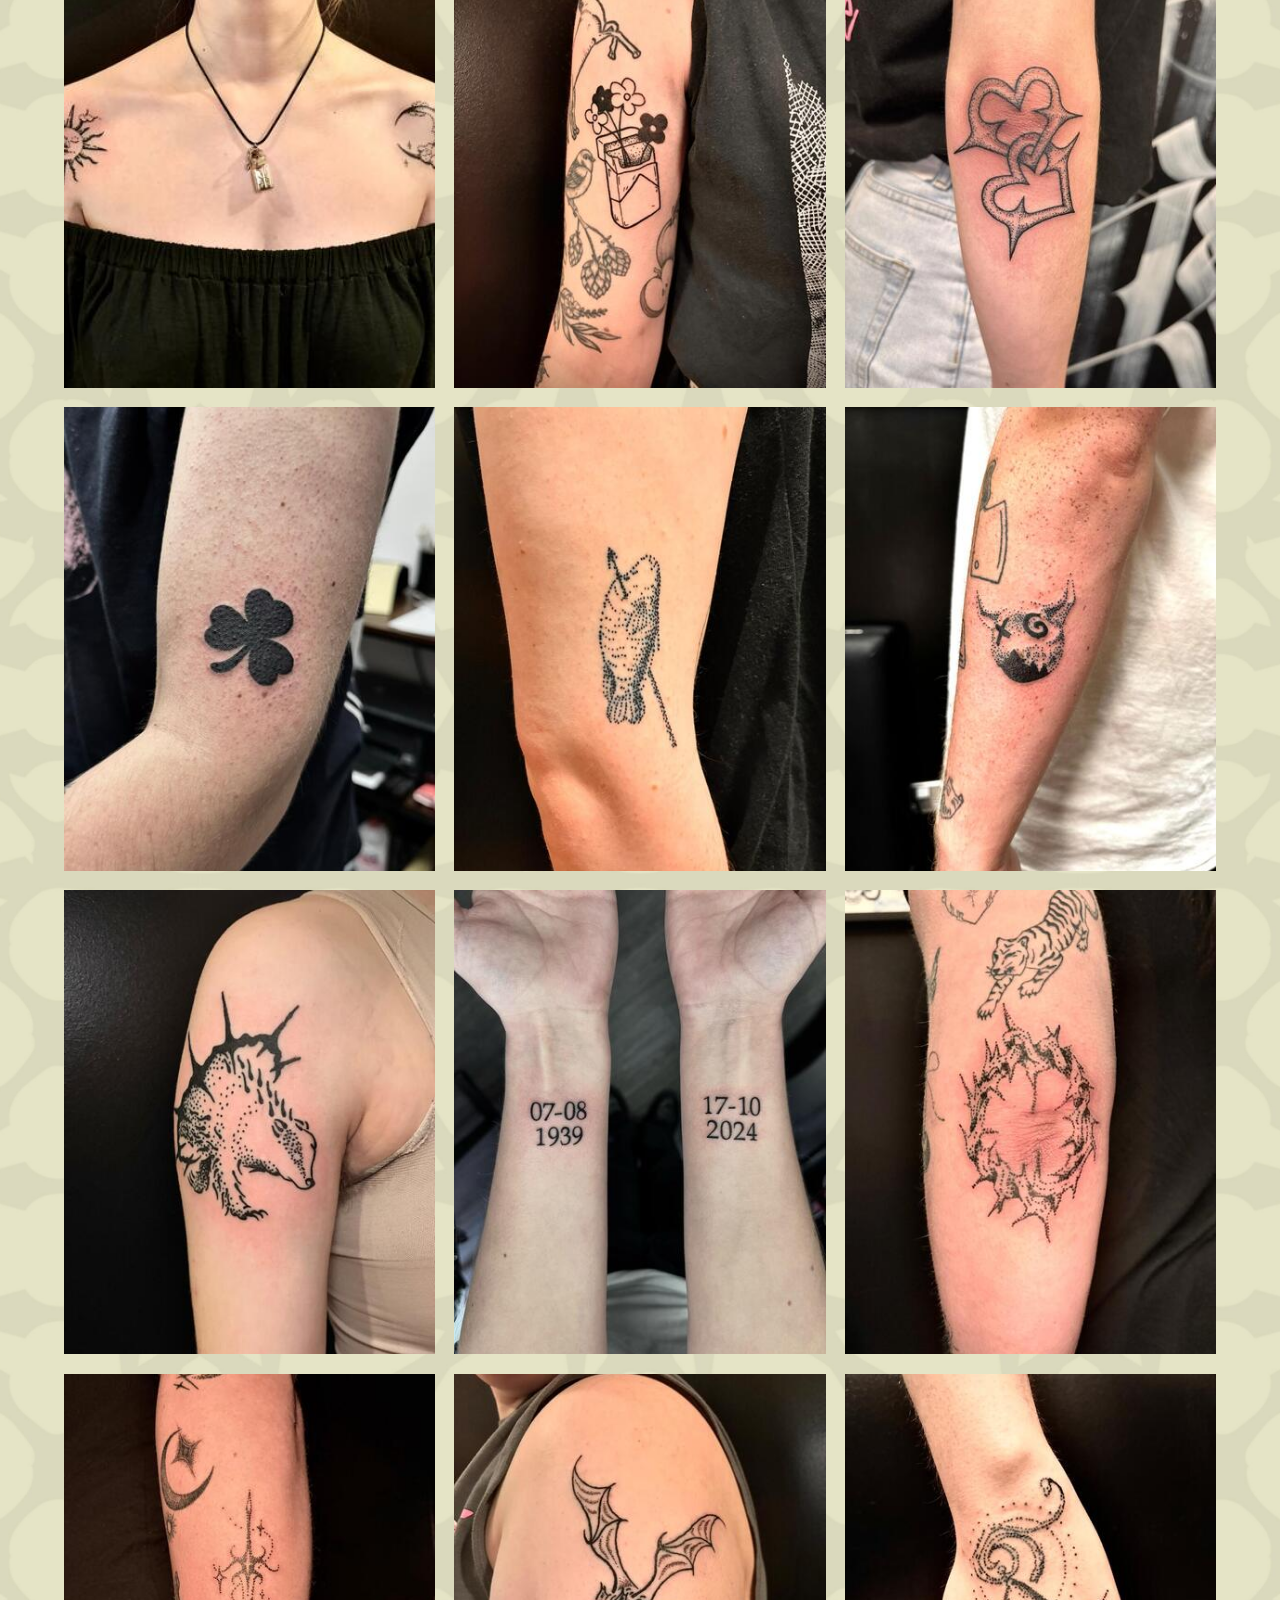
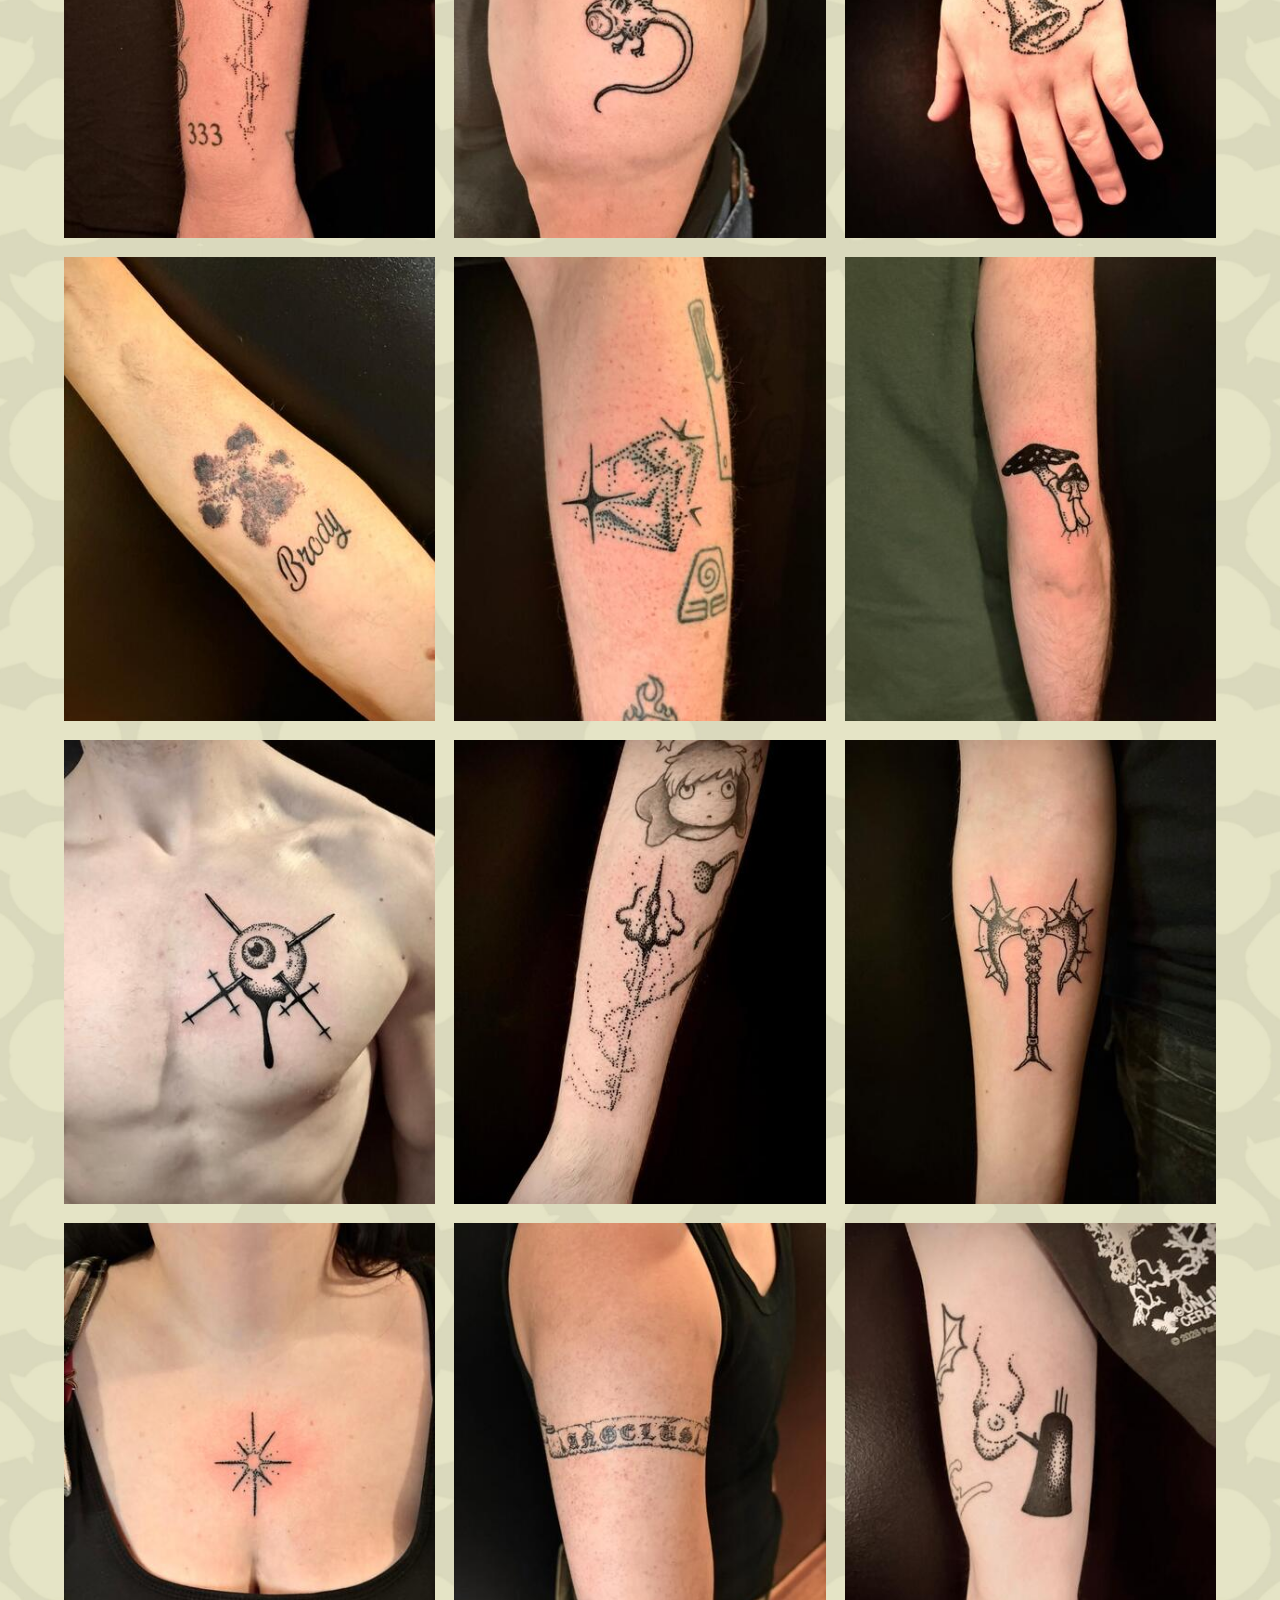
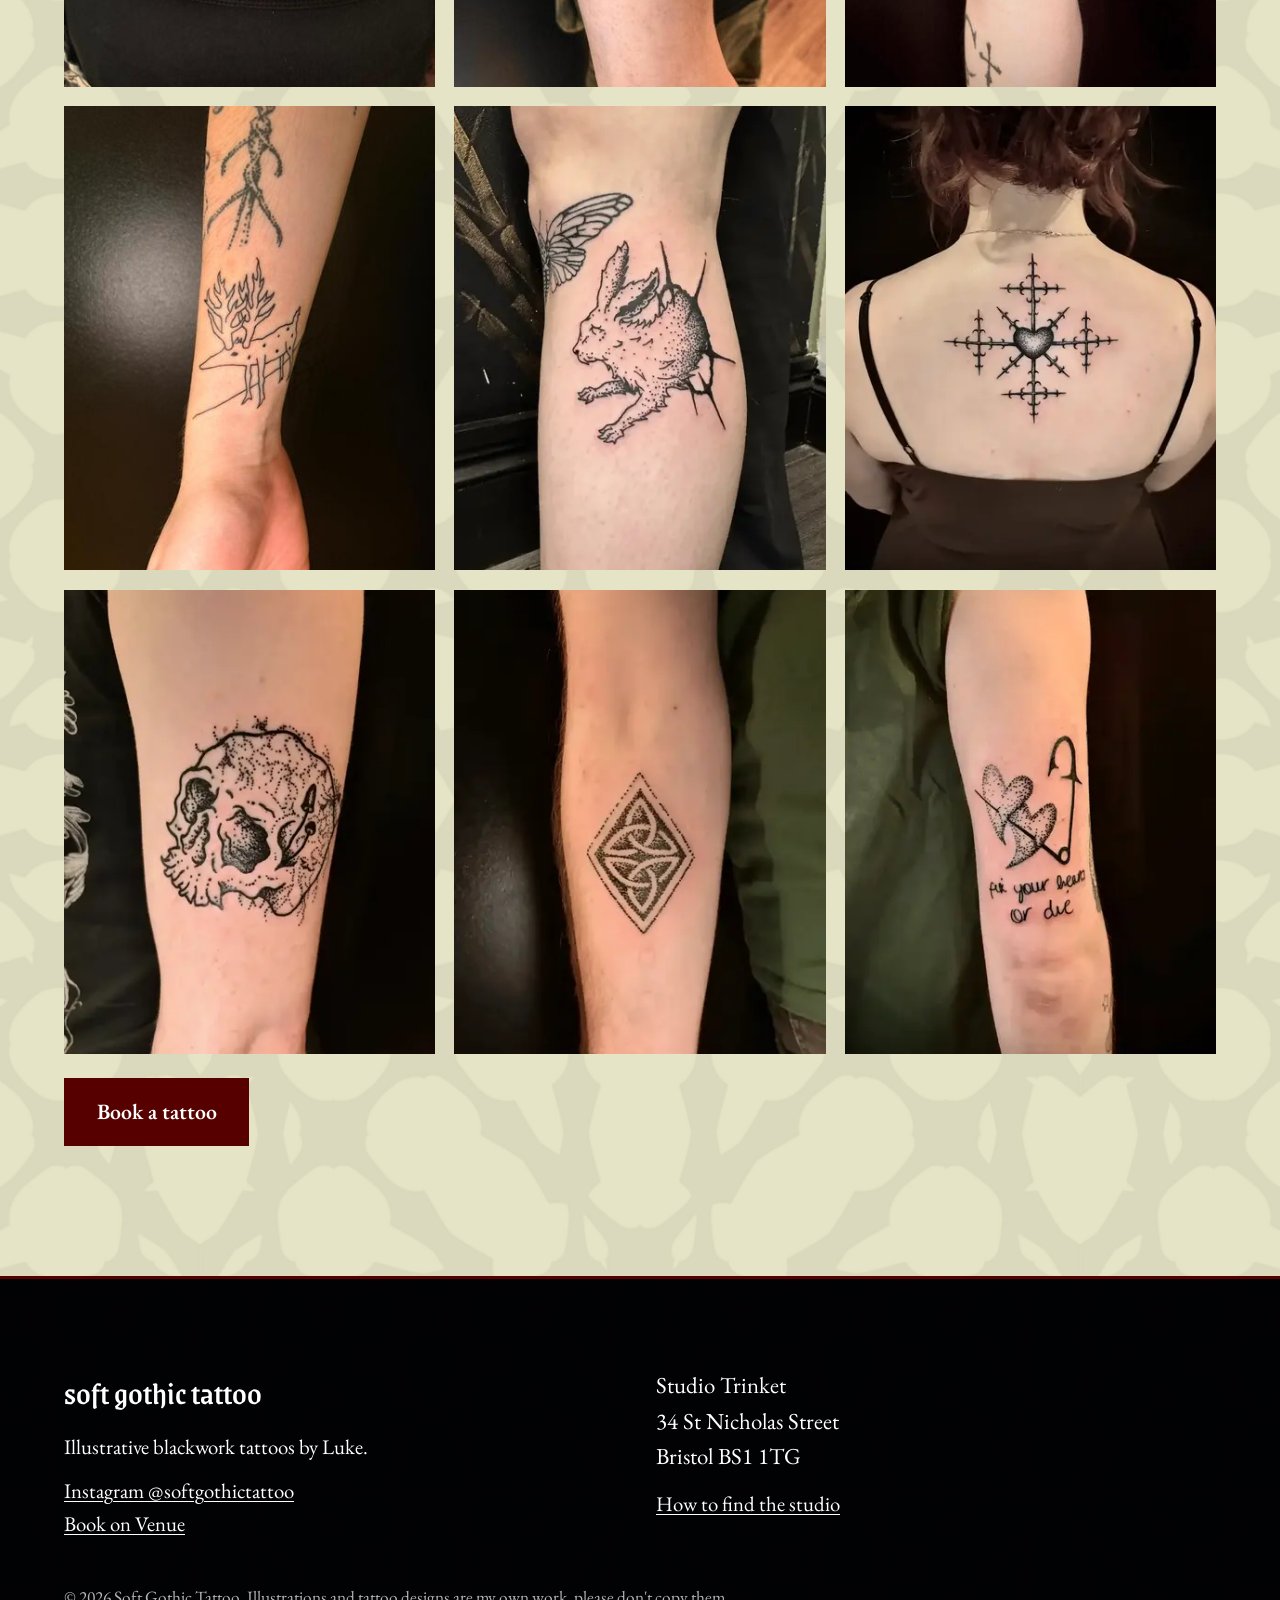
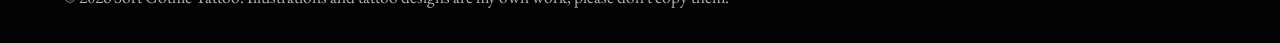
<file: gallery/index.html>
<!DOCTYPE html>
<html lang="en-GB">
<head>
<meta charset="utf-8">
<meta name="viewport" content="width=device-width, initial-scale=1">
<title>Gallery | Blackwork Tattoos in Bristol | Soft Gothic Tattoo</title>
<meta name="description" content="Custom and flash illustrative blackwork tattoos by Luke at Studio Trinket, Bristol. Clean lines, dotwork and soft shading in black ink.">
<link rel="canonical" href="https://softgothictattoo.github.io/gallery/">
<meta property="og:type" content="website">
<meta property="og:title" content="Gallery | Blackwork Tattoos in Bristol | Soft Gothic Tattoo">
<meta property="og:description" content="Custom and flash illustrative blackwork tattoos by Luke at Studio Trinket, Bristol. Clean lines, dotwork and soft shading in black ink.">
<meta property="og:url" content="https://softgothictattoo.github.io/gallery/">
<meta property="og:image" content="https://softgothictattoo.github.io/img/og.jpg">
<meta property="og:locale" content="en_GB">
<meta name="twitter:card" content="summary_large_image">
<link rel="icon" href="../img/favicon-32.png">
<link rel="icon" href="../img/icon-512.png">
<link rel="apple-touch-icon" href="../img/apple-touch-icon.png">
<meta name="theme-color" content="#560000">
<link rel="preload" href="../fonts/GrenzeGotisch-500.woff2" as="font" type="font/woff2" crossorigin>
<link rel="preload" href="../fonts/EBGaramond-400.woff2" as="font" type="font/woff2" crossorigin>
<link rel="stylesheet" href="../css/style.css">
<script type="application/ld+json">[{"@context": "https://schema.org", "@type": "Person", "name": "Luke", "alternateName": "Soft Gothic Tattoo", "jobTitle": "Tattoo artist", "description": "Illustrative blackwork tattoo artist in Bristol, working from Studio Trinket.", "url": "https://softgothictattoo.github.io/", "image": "https://softgothictattoo.github.io/img/og.jpg", "sameAs": ["https://www.instagram.com/softgothictattoo/", "https://venue.ink/@softgothictattoo/"], "knowsAbout": ["Illustrative blackwork tattoos", "Flash tattoos", "Custom tattoo design"], "worksFor": {"@type": "TattooParlor", "name": "Studio Trinket", "sameAs": "https://www.instagram.com/studiotrinket/", "address": {"@type": "PostalAddress", "streetAddress": "34 St Nicholas Street", "addressLocality": "Bristol", "postalCode": "BS1 1TG", "addressCountry": "GB"}}, "workLocation": {"@type": "Place", "name": "Studio Trinket", "address": {"@type": "PostalAddress", "streetAddress": "34 St Nicholas Street", "addressLocality": "Bristol", "postalCode": "BS1 1TG", "addressCountry": "GB"}}}]</script>
</head>
<body>
<header class="site-header">
  <div class="wrap">
    <a class="brand" href="../"><img src="../img/logo.png" alt="" width="52" height="52"><span>soft gothic tattoo</span></a>
    <nav class="site-nav" aria-label="Main"><ul><li><a href="../">Home</a></li><li><a href="../gallery/" aria-current="page">Gallery</a></li><li><a href="../about/">About</a></li><li><a href="../booking/">Booking</a></li><li><a href="../studio/">Studio</a></li></ul></nav>
  </div>
</header>
<main>

<section class="section">
  <div class="wrap">
    <h1>Gallery</h1>
    <p>Flash sheets and booking are on <a href="https://venue.ink/@softgothictattoo/" target="_blank" rel="noopener">Venue.ink</a>. New work is frequently posted on <a href="https://www.instagram.com/softgothictattoo/" target="_blank" rel="noopener">Instagram</a>.</p>

    <div class="grid">
      <figure><a class="zoom" href="../img/tattoos/fine-dotwork-sword-tattoo-sternum.jpg"><img src="../img/tattoos/fine-dotwork-sword-tattoo-sternum.jpg" srcset="../img/tattoos/fine-dotwork-sword-tattoo-sternum-400.jpg 400w, ../img/tattoos/fine-dotwork-sword-tattoo-sternum-800.jpg 800w, ../img/tattoos/fine-dotwork-sword-tattoo-sternum.jpg 900w" sizes="(min-width: 52rem) 380px, 45vw" alt="Long fine-line sword down the sternum" width="900" height="1200"></a><figcaption>Fine dotwork sword tattoo down the sternum</figcaption></figure>
      <figure><a class="zoom" href="../img/tattoos/spiked-skull-tattoo-dotwork.jpg"><img src="../img/tattoos/spiked-skull-tattoo-dotwork.jpg" srcset="../img/tattoos/spiked-skull-tattoo-dotwork-400.jpg 400w, ../img/tattoos/spiked-skull-tattoo-dotwork-800.jpg 800w, ../img/tattoos/spiked-skull-tattoo-dotwork.jpg 900w" sizes="(min-width: 52rem) 380px, 45vw" alt="Dotwork skull haloed by black spikes, on the upper arm" width="900" height="1200"></a><figcaption>Spiked skull tattoo in dotwork shading</figcaption></figure>
      <figure><a class="zoom" href="../img/tattoos/big-cat-dagger-tattoo-thigh.jpg"><img src="../img/tattoos/big-cat-dagger-tattoo-thigh.jpg" srcset="../img/tattoos/big-cat-dagger-tattoo-thigh-400.jpg 400w, ../img/tattoos/big-cat-dagger-tattoo-thigh-800.jpg 800w, ../img/tattoos/big-cat-dagger-tattoo-thigh.jpg 900w" sizes="(min-width: 52rem) 380px, 45vw" alt="Big cat&#x27;s head pierced by a dagger, on the thigh" width="900" height="1200"></a><figcaption>Big cat and dagger tattoo on the thigh</figcaption></figure>
      <figure><a class="zoom" href="../img/tattoos/ornate-dagger-tattoo-forearm.jpg"><img src="../img/tattoos/ornate-dagger-tattoo-forearm.jpg" srcset="../img/tattoos/ornate-dagger-tattoo-forearm-400.jpg 400w, ../img/tattoos/ornate-dagger-tattoo-forearm-800.jpg 800w, ../img/tattoos/ornate-dagger-tattoo-forearm.jpg 900w" sizes="(min-width: 52rem) 380px, 45vw" alt="Ornate dagger worked into a sea creature, down the forearm" width="900" height="1200" loading="lazy"></a><figcaption>Ornate dagger tattoo down the forearm</figcaption></figure>
      <figure><a class="zoom" href="../img/tattoos/praying-angel-tattoo-fine-dotwork.jpg"><img src="../img/tattoos/praying-angel-tattoo-fine-dotwork.jpg" srcset="../img/tattoos/praying-angel-tattoo-fine-dotwork-400.jpg 400w, ../img/tattoos/praying-angel-tattoo-fine-dotwork-800.jpg 800w, ../img/tattoos/praying-angel-tattoo-fine-dotwork.jpg 900w" sizes="(min-width: 52rem) 380px, 45vw" alt="Fine dotwork angel with folded wings and hands raised in prayer, on the inner arm" width="900" height="1200" loading="lazy"></a><figcaption>Praying angel tattoo in fine dotwork</figcaption></figure>
      <figure><a class="zoom" href="../img/tattoos/horses-spiked-frame-tattooed-arm.jpg"><img src="../img/tattoos/horses-spiked-frame-tattooed-arm.jpg" srcset="../img/tattoos/horses-spiked-frame-tattooed-arm-400.jpg 400w, ../img/tattoos/horses-spiked-frame-tattooed-arm-800.jpg 800w, ../img/tattoos/horses-spiked-frame-tattooed-arm.jpg 1200w" sizes="(min-width: 52rem) 380px, 45vw" alt="Two horses&#x27; heads inside a spiked black frame, on the thigh" width="1200" height="1200" loading="lazy"></a><figcaption>Two horses in a spiked frame, tattooed on the arm</figcaption></figure>
      <figure><a class="zoom" href="../img/tattoos/figure-red-sun-tattoo-sword.jpg"><img src="../img/tattoos/figure-red-sun-tattoo-sword.jpg" srcset="../img/tattoos/figure-red-sun-tattoo-sword-400.jpg 400w, ../img/tattoos/figure-red-sun-tattoo-sword-800.jpg 800w, ../img/tattoos/figure-red-sun-tattoo-sword.jpg 1200w" sizes="(min-width: 52rem) 380px, 45vw" alt="Draped figure raising a sword into a red rayed sun, on the calf" width="1200" height="1200" loading="lazy"></a><figcaption>Figure and red sun tattoo, sword raised</figcaption></figure>
      <figure><a class="zoom" href="../img/tattoos/shark-tattoo-open-jaws.jpg"><img src="../img/tattoos/shark-tattoo-open-jaws.jpg" srcset="../img/tattoos/shark-tattoo-open-jaws-400.jpg 400w, ../img/tattoos/shark-tattoo-open-jaws-800.jpg 800w, ../img/tattoos/shark-tattoo-open-jaws.jpg 1200w" sizes="(min-width: 52rem) 380px, 45vw" alt="Shark&#x27;s head with open jaws, on the thigh" width="1200" height="1200" loading="lazy"></a><figcaption>Shark tattoo with open jaws</figcaption></figure>
      <figure><a class="zoom" href="../img/tattoos/crossed-thorned-clubs-tattoo-lower-back.jpg"><img src="../img/tattoos/crossed-thorned-clubs-tattoo-lower-back.jpg" srcset="../img/tattoos/crossed-thorned-clubs-tattoo-lower-back-400.jpg 400w, ../img/tattoos/crossed-thorned-clubs-tattoo-lower-back-800.jpg 800w, ../img/tattoos/crossed-thorned-clubs-tattoo-lower-back.jpg 900w" sizes="(min-width: 52rem) 380px, 45vw" alt="Two thorned clubs crossed, with small hearts scattered around them, on the lower back" width="900" height="1200" loading="lazy"></a><figcaption>Crossed thorned clubs tattooed on the lower back</figcaption></figure>
      <figure><a class="zoom" href="../img/tattoos/line-drawn-boxer-tattoo-upper-arm.jpg"><img src="../img/tattoos/line-drawn-boxer-tattoo-upper-arm.jpg" srcset="../img/tattoos/line-drawn-boxer-tattoo-upper-arm-400.jpg 400w, ../img/tattoos/line-drawn-boxer-tattoo-upper-arm-800.jpg 800w, ../img/tattoos/line-drawn-boxer-tattoo-upper-arm.jpg 900w" sizes="(min-width: 52rem) 380px, 45vw" alt="Line-drawn boxer in a fighting stance, on the upper arm" width="900" height="1200" loading="lazy"></a><figcaption>Line-drawn boxer tattoo on the upper arm</figcaption></figure>
      <figure><a class="zoom" href="../img/tattoos/heart-crown-of-thorns-tattoo.jpg"><img src="../img/tattoos/heart-crown-of-thorns-tattoo.jpg" srcset="../img/tattoos/heart-crown-of-thorns-tattoo-400.jpg 400w, ../img/tattoos/heart-crown-of-thorns-tattoo-800.jpg 800w, ../img/tattoos/heart-crown-of-thorns-tattoo.jpg 1200w" sizes="(min-width: 52rem) 380px, 45vw" alt="Heart beneath a crown of thorns, flanked by crossed crosses with falling drops, on the thigh" width="1200" height="1185" loading="lazy"></a><figcaption>Heart and crown of thorns tattoo with crossed swords</figcaption></figure>
      <figure><a class="zoom" href="../img/tattoos/skull-topped-sceptre-tattoo.jpg"><img src="../img/tattoos/skull-topped-sceptre-tattoo.jpg" srcset="../img/tattoos/skull-topped-sceptre-tattoo-400.jpg 400w, ../img/tattoos/skull-topped-sceptre-tattoo-800.jpg 800w, ../img/tattoos/skull-topped-sceptre-tattoo.jpg 1200w" sizes="(min-width: 52rem) 380px, 45vw" alt="Long sceptre topped with a skull, down the shin" width="1200" height="1200" loading="lazy"></a><figcaption>Skull-topped sceptre tattoo</figcaption></figure>
      <figure><a class="zoom" href="../img/tattoos/spiked-flail-tattoo-chain.jpg"><img src="../img/tattoos/spiked-flail-tattoo-chain.jpg" srcset="../img/tattoos/spiked-flail-tattoo-chain-400.jpg 400w, ../img/tattoos/spiked-flail-tattoo-chain-800.jpg 800w, ../img/tattoos/spiked-flail-tattoo-chain.jpg 1200w" sizes="(min-width: 52rem) 380px, 45vw" alt="Spiked flail hanging from its chain, down the calf" width="1200" height="1200" loading="lazy"></a><figcaption>Spiked flail tattoo on its chain</figcaption></figure>
      <figure><a class="zoom" href="../img/tattoos/black-spikes-tattooed-shoulder.jpg"><img src="../img/tattoos/black-spikes-tattooed-shoulder.jpg" srcset="../img/tattoos/black-spikes-tattooed-shoulder-400.jpg 400w, ../img/tattoos/black-spikes-tattooed-shoulder-800.jpg 800w, ../img/tattoos/black-spikes-tattooed-shoulder.jpg 1200w" sizes="(min-width: 52rem) 380px, 45vw" alt="Three tapering blackwork spikes fanned across the front of the shoulder" width="1200" height="1200" loading="lazy"></a><figcaption>Three black spikes tattooed across the shoulder</figcaption></figure>
      <figure><a class="zoom" href="../img/tattoos/blackletter-tattoo-back-hand.jpg"><img src="../img/tattoos/blackletter-tattoo-back-hand.jpg" srcset="../img/tattoos/blackletter-tattoo-back-hand-400.jpg 400w, ../img/tattoos/blackletter-tattoo-back-hand-800.jpg 800w, ../img/tattoos/blackletter-tattoo-back-hand.jpg 1200w" sizes="(min-width: 52rem) 380px, 45vw" alt="Blackletter lettering across the back of the hand and wrist" width="1200" height="1176" loading="lazy"></a><figcaption>Blackletter tattoo across the back of the hand</figcaption></figure>
      <figure><a class="zoom" href="../img/tattoos/symmetrical-blackwork-tattoos-spine.jpg"><img src="../img/tattoos/symmetrical-blackwork-tattoos-spine.jpg" srcset="../img/tattoos/symmetrical-blackwork-tattoos-spine-400.jpg 400w, ../img/tattoos/symmetrical-blackwork-tattoos-spine-800.jpg 800w, ../img/tattoos/symmetrical-blackwork-tattoos-spine.jpg 978w" sizes="(min-width: 52rem) 380px, 45vw" alt="Pair of symmetrical spiked tribal shapes either side of the spine, on the upper back" width="978" height="1200" loading="lazy"></a><figcaption>Symmetrical blackwork tattoos either side of the spine</figcaption></figure>
      <figure><a class="zoom" href="../img/tattoos/jester-tattoo-forearm.jpg"><img src="../img/tattoos/jester-tattoo-forearm.jpg" srcset="../img/tattoos/jester-tattoo-forearm-400.jpg 400w, ../img/tattoos/jester-tattoo-forearm-800.jpg 800w, ../img/tattoos/jester-tattoo-forearm.jpg 900w" sizes="(min-width: 52rem) 380px, 45vw" alt="Jester standing with folded arms, on the inner forearm" width="900" height="1200" loading="lazy"></a><figcaption>Jester tattoo on the forearm</figcaption></figure>
      <figure><a class="zoom" href="../img/tattoos/winged-pick-tattoo-sternum.jpg"><img src="../img/tattoos/winged-pick-tattoo-sternum.jpg" srcset="../img/tattoos/winged-pick-tattoo-sternum-400.jpg 400w, ../img/tattoos/winged-pick-tattoo-sternum-800.jpg 800w, ../img/tattoos/winged-pick-tattoo-sternum.jpg 1200w" sizes="(min-width: 52rem) 380px, 45vw" alt="Ornate winged pick tattooed down the sternum" width="1200" height="1200" loading="lazy"></a><figcaption>Winged pick tattoo down the sternum</figcaption></figure>
      <figure><a class="zoom" href="../img/tattoos/dotwork-heart-lollipop-tattoo-shin.jpg"><img src="../img/tattoos/dotwork-heart-lollipop-tattoo-shin.jpg" srcset="../img/tattoos/dotwork-heart-lollipop-tattoo-shin-400.jpg 400w, ../img/tattoos/dotwork-heart-lollipop-tattoo-shin-800.jpg 800w, ../img/tattoos/dotwork-heart-lollipop-tattoo-shin.jpg 900w" sizes="(min-width: 52rem) 380px, 45vw" alt="Dotwork heart-shaped lollipop with a speech bubble beside it, on the shin" width="900" height="1200" loading="lazy"></a><figcaption>Dotwork heart lollipop tattoo on the shin</figcaption></figure>
      <figure><a class="zoom" href="../img/tattoos/potted-houseplant-tattoo-clean-line.jpg"><img src="../img/tattoos/potted-houseplant-tattoo-clean-line.jpg" srcset="../img/tattoos/potted-houseplant-tattoo-clean-line-400.jpg 400w, ../img/tattoos/potted-houseplant-tattoo-clean-line-800.jpg 800w, ../img/tattoos/potted-houseplant-tattoo-clean-line.jpg 1200w" sizes="(min-width: 52rem) 380px, 45vw" alt="Line-drawn potted houseplant on the forearm" width="1200" height="1200" loading="lazy"></a><figcaption>Potted houseplant tattoo in clean line</figcaption></figure>
      <figure><a class="zoom" href="../img/tattoos/matching-skeleton-tattoos-arm.jpg"><img src="../img/tattoos/matching-skeleton-tattoos-arm.jpg" srcset="../img/tattoos/matching-skeleton-tattoos-arm-400.jpg 400w, ../img/tattoos/matching-skeleton-tattoos-arm-800.jpg 800w, ../img/tattoos/matching-skeleton-tattoos-arm.jpg 900w" sizes="(min-width: 52rem) 380px, 45vw" alt="Matching skeleton tattoos with banner lettering, on two forearms side by side" width="900" height="1200" loading="lazy"></a><figcaption>Matching skeleton tattoos, one arm each</figcaption></figure>
      <figure><a class="zoom" href="../img/tattoos/pigeon-flat-cap-tattooed-arm.jpg"><img src="../img/tattoos/pigeon-flat-cap-tattooed-arm.jpg" srcset="../img/tattoos/pigeon-flat-cap-tattooed-arm-400.jpg 400w, ../img/tattoos/pigeon-flat-cap-tattooed-arm-800.jpg 800w, ../img/tattoos/pigeon-flat-cap-tattooed-arm.jpg 1200w" sizes="(min-width: 52rem) 380px, 45vw" alt="Pigeon in a flat cap, line-drawn on the upper arm" width="1200" height="1200" loading="lazy"></a><figcaption>Pigeon in a flat cap, tattooed on the arm</figcaption></figure>
      <figure><a class="zoom" href="../img/tattoos/fine-sword-tattoo-back-neck.jpg"><img src="../img/tattoos/fine-sword-tattoo-back-neck.jpg" srcset="../img/tattoos/fine-sword-tattoo-back-neck-400.jpg 400w, ../img/tattoos/fine-sword-tattoo-back-neck-800.jpg 800w, ../img/tattoos/fine-sword-tattoo-back-neck.jpg 900w" sizes="(min-width: 52rem) 380px, 45vw" alt="Fine dotwork sword down the back of the neck" width="900" height="1200" loading="lazy"></a><figcaption>Fine sword tattoo down the back of the neck</figcaption></figure>
      <figure><a class="zoom" href="../img/tattoos/tribal-tattoos-both-collarbones.webp"><img src="../img/tattoos/tribal-tattoos-both-collarbones.webp" srcset="../img/tattoos/tribal-tattoos-both-collarbones-400.webp 400w, ../img/tattoos/tribal-tattoos-both-collarbones-800.webp 800w, ../img/tattoos/tribal-tattoos-both-collarbones.webp 1200w" sizes="(min-width: 52rem) 380px, 45vw" alt="Symmetrical tribal marks across both collarbones, with a small ornament up the throat" width="1200" height="1200" loading="lazy"></a><figcaption>Tribal tattoos across both collarbones</figcaption></figure>
      <figure><a class="zoom" href="../img/tattoos/skull-swords-tattooed-forearm.jpg"><img src="../img/tattoos/skull-swords-tattooed-forearm.jpg" srcset="../img/tattoos/skull-swords-tattooed-forearm-400.jpg 400w, ../img/tattoos/skull-swords-tattooed-forearm-800.jpg 800w, ../img/tattoos/skull-swords-tattooed-forearm.jpg 1200w" sizes="(min-width: 52rem) 380px, 45vw" alt="Dotwork skull pierced by two swords, on the forearm" width="1200" height="1200" loading="lazy"></a><figcaption>Skull and two swords tattooed on the forearm</figcaption></figure>
      <figure><a class="zoom" href="../img/tattoos/skull-crossed-daggers-tattoo-shin.jpg"><img src="../img/tattoos/skull-crossed-daggers-tattoo-shin.jpg" srcset="../img/tattoos/skull-crossed-daggers-tattoo-shin-400.jpg 400w, ../img/tattoos/skull-crossed-daggers-tattoo-shin-800.jpg 800w, ../img/tattoos/skull-crossed-daggers-tattoo-shin.jpg 1200w" sizes="(min-width: 52rem) 380px, 45vw" alt="Skull pierced by two crossed daggers, on the shin" width="1200" height="1200" loading="lazy"></a><figcaption>Skull and crossed daggers tattoo on the shin</figcaption></figure>
      <figure><a class="zoom" href="../img/tattoos/dotwork-cross-tattoo-chains.jpg"><img src="../img/tattoos/dotwork-cross-tattoo-chains.jpg" srcset="../img/tattoos/dotwork-cross-tattoo-chains-400.jpg 400w, ../img/tattoos/dotwork-cross-tattoo-chains-800.jpg 800w, ../img/tattoos/dotwork-cross-tattoo-chains.jpg 900w" sizes="(min-width: 52rem) 380px, 45vw" alt="Dotwork ornamental cross hung with chains and drops, on the upper arm" width="900" height="1200" loading="lazy"></a><figcaption>Dotwork cross tattoo hung with chains and drops</figcaption></figure>
      <figure><a class="zoom" href="../img/tattoos/sun-moon-tattoos-shoulder.jpg"><img src="../img/tattoos/sun-moon-tattoos-shoulder.jpg" srcset="../img/tattoos/sun-moon-tattoos-shoulder-400.jpg 400w, ../img/tattoos/sun-moon-tattoos-shoulder-800.jpg 800w, ../img/tattoos/sun-moon-tattoos-shoulder.jpg 1200w" sizes="(min-width: 52rem) 380px, 45vw" alt="Sun on one shoulder and a crescent moon on the other, across the collarbones" width="1200" height="1200" loading="lazy"></a><figcaption>Sun and moon tattoos, one on each shoulder</figcaption></figure>
      <figure><a class="zoom" href="../img/tattoos/cigarette-packet-flowers-tattoo.jpg"><img src="../img/tattoos/cigarette-packet-flowers-tattoo.jpg" srcset="../img/tattoos/cigarette-packet-flowers-tattoo-400.jpg 400w, ../img/tattoos/cigarette-packet-flowers-tattoo-800.jpg 800w, ../img/tattoos/cigarette-packet-flowers-tattoo.jpg 900w" sizes="(min-width: 52rem) 380px, 45vw" alt="Cigarette packet with flowers growing out of it, on the inner arm" width="900" height="1200" loading="lazy"></a><figcaption>Cigarette packet and flowers tattoo</figcaption></figure>
      <figure><a class="zoom" href="../img/tattoos/interlocking-hearts-tattooed-dotwork.jpg"><img src="../img/tattoos/interlocking-hearts-tattooed-dotwork.jpg" srcset="../img/tattoos/interlocking-hearts-tattooed-dotwork-400.jpg 400w, ../img/tattoos/interlocking-hearts-tattooed-dotwork-800.jpg 800w, ../img/tattoos/interlocking-hearts-tattooed-dotwork.jpg 900w" sizes="(min-width: 52rem) 380px, 45vw" alt="Two interlocking dotwork hearts on the forearm" width="900" height="1200" loading="lazy"></a><figcaption>Two interlocking hearts tattooed in dotwork</figcaption></figure>
      <figure><a class="zoom" href="../img/tattoos/solid-black-clover-tattoo.jpg"><img src="../img/tattoos/solid-black-clover-tattoo.jpg" srcset="../img/tattoos/solid-black-clover-tattoo-400.jpg 400w, ../img/tattoos/solid-black-clover-tattoo-800.jpg 800w, ../img/tattoos/solid-black-clover-tattoo.jpg 900w" sizes="(min-width: 52rem) 380px, 45vw" alt="Solid black four-leaf clover on the inner arm" width="900" height="1200" loading="lazy"></a><figcaption>Solid black clover tattoo</figcaption></figure>
      <figure><a class="zoom" href="../img/tattoos/dotwork-fish-tattoo-fine-line.jpg"><img src="../img/tattoos/dotwork-fish-tattoo-fine-line.jpg" srcset="../img/tattoos/dotwork-fish-tattoo-fine-line-400.jpg 400w, ../img/tattoos/dotwork-fish-tattoo-fine-line-800.jpg 800w, ../img/tattoos/dotwork-fish-tattoo-fine-line.jpg 900w" sizes="(min-width: 52rem) 380px, 45vw" alt="Dotwork fish with a fine-line tail, on the inner arm" width="900" height="1200" loading="lazy"></a><figcaption>Dotwork fish tattoo with a fine-line tail</figcaption></figure>
      <figure><a class="zoom" href="../img/tattoos/small-horned-creature-tattooed-forearm.jpg"><img src="../img/tattoos/small-horned-creature-tattooed-forearm.jpg" srcset="../img/tattoos/small-horned-creature-tattooed-forearm-400.jpg 400w, ../img/tattoos/small-horned-creature-tattooed-forearm-800.jpg 800w, ../img/tattoos/small-horned-creature-tattooed-forearm.jpg 900w" sizes="(min-width: 52rem) 380px, 45vw" alt="Small horned creature above the letters XO, on the forearm" width="900" height="1200" loading="lazy"></a><figcaption>Small horned creature tattooed on the forearm</figcaption></figure>
      <figure><a class="zoom" href="../img/tattoos/dotwork-badger-tattoo-mid-stride.jpg"><img src="../img/tattoos/dotwork-badger-tattoo-mid-stride.jpg" srcset="../img/tattoos/dotwork-badger-tattoo-mid-stride-400.jpg 400w, ../img/tattoos/dotwork-badger-tattoo-mid-stride-800.jpg 800w, ../img/tattoos/dotwork-badger-tattoo-mid-stride.jpg 899w" sizes="(min-width: 52rem) 380px, 45vw" alt="Dotwork badger mid-stride with spined fur, on the upper arm" width="899" height="1200" loading="lazy"></a><figcaption>Dotwork badger tattoo, mid-stride</figcaption></figure>
      <figure><a class="zoom" href="../img/tattoos/matching-date-tattoos-wrist.jpg"><img src="../img/tattoos/matching-date-tattoos-wrist.jpg" srcset="../img/tattoos/matching-date-tattoos-wrist-400.jpg 400w, ../img/tattoos/matching-date-tattoos-wrist-800.jpg 800w, ../img/tattoos/matching-date-tattoos-wrist.jpg 900w" sizes="(min-width: 52rem) 380px, 45vw" alt="Matching dates tattooed on the inside of both wrists" width="900" height="1200" loading="lazy"></a><figcaption>Matching date tattoos, one on each wrist</figcaption></figure>
      <figure><a class="zoom" href="../img/tattoos/ring-thorns-tattooed-elbow.jpg"><img src="../img/tattoos/ring-thorns-tattooed-elbow.jpg" srcset="../img/tattoos/ring-thorns-tattooed-elbow-400.jpg 400w, ../img/tattoos/ring-thorns-tattooed-elbow-800.jpg 800w, ../img/tattoos/ring-thorns-tattooed-elbow.jpg 900w" sizes="(min-width: 52rem) 380px, 45vw" alt="Ring of thorns wrapped around the point of the elbow" width="900" height="1200" loading="lazy"></a><figcaption>Ring of thorns tattooed around the elbow</figcaption></figure>
      <figure><a class="zoom" href="../img/tattoos/ornate-sword-tattoo-forearm.jpg"><img src="../img/tattoos/ornate-sword-tattoo-forearm.jpg" srcset="../img/tattoos/ornate-sword-tattoo-forearm-400.jpg 400w, ../img/tattoos/ornate-sword-tattoo-forearm-800.jpg 800w, ../img/tattoos/ornate-sword-tattoo-forearm.jpg 900w" sizes="(min-width: 52rem) 380px, 45vw" alt="Ornate dotwork sword down the forearm, with a crescent moon beside it" width="900" height="1200" loading="lazy"></a><figcaption>Ornate sword tattoo down the forearm</figcaption></figure>
      <figure><a class="zoom" href="../img/tattoos/small-winged-dragon-tattoo-upper-arm.jpg"><img src="../img/tattoos/small-winged-dragon-tattoo-upper-arm.jpg" srcset="../img/tattoos/small-winged-dragon-tattoo-upper-arm-400.jpg 400w, ../img/tattoos/small-winged-dragon-tattoo-upper-arm-800.jpg 800w, ../img/tattoos/small-winged-dragon-tattoo-upper-arm.jpg 900w" sizes="(min-width: 52rem) 380px, 45vw" alt="Small winged creature with wide eyes and a curling tail, on the shoulder" width="900" height="1200" loading="lazy"></a><figcaption>Small winged dragon tattoo on the upper arm</figcaption></figure>
      <figure><a class="zoom" href="../img/tattoos/dotwork-bell-tattoo-back-hand.jpg"><img src="../img/tattoos/dotwork-bell-tattoo-back-hand.jpg" srcset="../img/tattoos/dotwork-bell-tattoo-back-hand-400.jpg 400w, ../img/tattoos/dotwork-bell-tattoo-back-hand-800.jpg 800w, ../img/tattoos/dotwork-bell-tattoo-back-hand.jpg 899w" sizes="(min-width: 52rem) 380px, 45vw" alt="Small bell with a dotwork ribbon curling above it, on the back of the hand" width="899" height="1200" loading="lazy"></a><figcaption>Dotwork bell tattoo on the back of the hand</figcaption></figure>
      <figure><a class="zoom" href="../img/tattoos/paw-print-name-tattoo.jpg"><img src="../img/tattoos/paw-print-name-tattoo.jpg" srcset="../img/tattoos/paw-print-name-tattoo-400.jpg 400w, ../img/tattoos/paw-print-name-tattoo-800.jpg 800w, ../img/tattoos/paw-print-name-tattoo.jpg 900w" sizes="(min-width: 52rem) 380px, 45vw" alt="Dog&#x27;s paw print above a name in script, on the forearm" width="900" height="1200" loading="lazy"></a><figcaption>Paw print and name tattoo</figcaption></figure>
      <figure><a class="zoom" href="../img/tattoos/dotwork-diamond-tattoo-sparkles.jpg"><img src="../img/tattoos/dotwork-diamond-tattoo-sparkles.jpg" srcset="../img/tattoos/dotwork-diamond-tattoo-sparkles-400.jpg 400w, ../img/tattoos/dotwork-diamond-tattoo-sparkles-800.jpg 800w, ../img/tattoos/dotwork-diamond-tattoo-sparkles.jpg 900w" sizes="(min-width: 52rem) 380px, 45vw" alt="Dotwork diamond ringed with sparkles, on the forearm" width="900" height="1200" loading="lazy"></a><figcaption>Dotwork diamond tattoo ringed with sparkles</figcaption></figure>
      <figure><a class="zoom" href="../img/tattoos/small-mushroom-tattoos.jpg"><img src="../img/tattoos/small-mushroom-tattoos.jpg" srcset="../img/tattoos/small-mushroom-tattoos-400.jpg 400w, ../img/tattoos/small-mushroom-tattoos-800.jpg 800w, ../img/tattoos/small-mushroom-tattoos.jpg 900w" sizes="(min-width: 52rem) 380px, 45vw" alt="Two small mushrooms on the inner elbow" width="900" height="1200" loading="lazy"></a><figcaption>Two small mushroom tattoos</figcaption></figure>
      <figure><a class="zoom" href="../img/tattoos/dripping-eye-tattoo-stars.jpg"><img src="../img/tattoos/dripping-eye-tattoo-stars.jpg" srcset="../img/tattoos/dripping-eye-tattoo-stars-400.jpg 400w, ../img/tattoos/dripping-eye-tattoo-stars-800.jpg 800w, ../img/tattoos/dripping-eye-tattoo-stars.jpg 847w" sizes="(min-width: 52rem) 380px, 45vw" alt="Eye dripping black ink, framed by four-pointed stars, on the chest" width="847" height="1200" loading="lazy"></a><figcaption>Dripping eye tattoo framed by stars</figcaption></figure>
      <figure><a class="zoom" href="../img/tattoos/dotwork-sword-tattoo-trailing-dots.jpg"><img src="../img/tattoos/dotwork-sword-tattoo-trailing-dots.jpg" srcset="../img/tattoos/dotwork-sword-tattoo-trailing-dots-400.jpg 400w, ../img/tattoos/dotwork-sword-tattoo-trailing-dots-800.jpg 800w, ../img/tattoos/dotwork-sword-tattoo-trailing-dots.jpg 900w" sizes="(min-width: 52rem) 380px, 45vw" alt="Dotwork sword trailing a line of dots, on the forearm" width="900" height="1200" loading="lazy"></a><figcaption>Dotwork sword tattoo trailing a line of dots</figcaption></figure>
      <figure><a class="zoom" href="../img/tattoos/double-headed-axe-tattoo.jpg"><img src="../img/tattoos/double-headed-axe-tattoo.jpg" srcset="../img/tattoos/double-headed-axe-tattoo-400.jpg 400w, ../img/tattoos/double-headed-axe-tattoo-800.jpg 800w, ../img/tattoos/double-headed-axe-tattoo.jpg 899w" sizes="(min-width: 52rem) 380px, 45vw" alt="Ornate double-headed axe with a small skull at its centre, on the forearm" width="899" height="1200" loading="lazy"></a><figcaption>Double-headed axe tattoo with a skull at its centre</figcaption></figure>
      <figure><a class="zoom" href="../img/tattoos/four-pointed-star-tattooed-chest.jpg"><img src="../img/tattoos/four-pointed-star-tattooed-chest.jpg" srcset="../img/tattoos/four-pointed-star-tattooed-chest-400.jpg 400w, ../img/tattoos/four-pointed-star-tattooed-chest-800.jpg 800w, ../img/tattoos/four-pointed-star-tattooed-chest.jpg 900w" sizes="(min-width: 52rem) 380px, 45vw" alt="Four-pointed star on the centre of the chest" width="900" height="1200" loading="lazy"></a><figcaption>Four-pointed star tattooed on the chest</figcaption></figure>
      <figure><a class="zoom" href="../img/tattoos/blackletter-band-tattooed-arm.jpg"><img src="../img/tattoos/blackletter-band-tattooed-arm.jpg" srcset="../img/tattoos/blackletter-band-tattooed-arm-400.jpg 400w, ../img/tattoos/blackletter-band-tattooed-arm-800.jpg 800w, ../img/tattoos/blackletter-band-tattooed-arm.jpg 900w" sizes="(min-width: 52rem) 380px, 45vw" alt="Blackletter lettering tattooed as a band around the upper arm" width="900" height="1200" loading="lazy"></a><figcaption>Blackletter band tattooed around the arm</figcaption></figure>
      <figure><a class="zoom" href="../img/tattoos/dark-vessel-tattoo-curling-tendril.jpg"><img src="../img/tattoos/dark-vessel-tattoo-curling-tendril.jpg" srcset="../img/tattoos/dark-vessel-tattoo-curling-tendril-400.jpg 400w, ../img/tattoos/dark-vessel-tattoo-curling-tendril-800.jpg 800w, ../img/tattoos/dark-vessel-tattoo-curling-tendril.jpg 900w" sizes="(min-width: 52rem) 380px, 45vw" alt="Dotwork bell with a curling tendril and a small eye above it, on the upper arm" width="900" height="1200" loading="lazy"></a><figcaption>Dark vessel tattoo with a curling tendril</figcaption></figure>
      <figure><a class="zoom" href="../img/tattoos/small-dog-and-flame-tattoo-wrist.jpg"><img src="../img/tattoos/small-dog-and-flame-tattoo-wrist.jpg" srcset="../img/tattoos/small-dog-and-flame-tattoo-wrist-400.jpg 400w, ../img/tattoos/small-dog-and-flame-tattoo-wrist-800.jpg 800w, ../img/tattoos/small-dog-and-flame-tattoo-wrist.jpg 900w" sizes="(min-width: 52rem) 380px, 45vw" alt="Small line-drawn dog and flame above the wrist" width="900" height="1200" loading="lazy"></a><figcaption>Small dog and flame tattoo above the wrist</figcaption></figure>
      <figure><a class="zoom" href="../img/tattoos/hare-butterfly-tattoo-calf.webp"><img src="../img/tattoos/hare-butterfly-tattoo-calf.webp" srcset="../img/tattoos/hare-butterfly-tattoo-calf-400.webp 400w, ../img/tattoos/hare-butterfly-tattoo-calf-800.webp 800w, ../img/tattoos/hare-butterfly-tattoo-calf.webp 900w" sizes="(min-width: 52rem) 380px, 45vw" alt="Dotwork hare bounding beneath a fine-line butterfly, on the calf" width="900" height="1200" loading="lazy"></a><figcaption>Hare and butterfly tattoo on the calf</figcaption></figure>
      <figure><a class="zoom" href="../img/tattoos/ornamental-cross-tattoo-upper-back.webp"><img src="../img/tattoos/ornamental-cross-tattoo-upper-back.webp" srcset="../img/tattoos/ornamental-cross-tattoo-upper-back-400.webp 400w, ../img/tattoos/ornamental-cross-tattoo-upper-back-800.webp 800w, ../img/tattoos/ornamental-cross-tattoo-upper-back.webp 899w" sizes="(min-width: 52rem) 380px, 45vw" alt="Symmetrical ornamental cross with a heart at its centre, across the upper back" width="899" height="1200" loading="lazy"></a><figcaption>Ornamental cross tattoo across the upper back</figcaption></figure>
      <figure><a class="zoom" href="../img/tattoos/dotwork-skull-tattoo-forearm.webp"><img src="../img/tattoos/dotwork-skull-tattoo-forearm.webp" srcset="../img/tattoos/dotwork-skull-tattoo-forearm-400.webp 400w, ../img/tattoos/dotwork-skull-tattoo-forearm-800.webp 800w, ../img/tattoos/dotwork-skull-tattoo-forearm.webp 900w" sizes="(min-width: 52rem) 380px, 45vw" alt="Dotwork skull with an open jaw, on the forearm" width="900" height="1200" loading="lazy"></a><figcaption>Dotwork skull tattoo on the forearm</figcaption></figure>
      <figure><a class="zoom" href="../img/tattoos/celtic-knot-tattoo-diamond-frame.webp"><img src="../img/tattoos/celtic-knot-tattoo-diamond-frame.webp" srcset="../img/tattoos/celtic-knot-tattoo-diamond-frame-400.webp 400w, ../img/tattoos/celtic-knot-tattoo-diamond-frame-800.webp 800w, ../img/tattoos/celtic-knot-tattoo-diamond-frame.webp 938w" sizes="(min-width: 52rem) 380px, 45vw" alt="Celtic knot set in a dotted diamond frame, on the forearm" width="938" height="1200" loading="lazy"></a><figcaption>Celtic knot tattoo in a diamond frame</figcaption></figure>
      <figure><a class="zoom" href="../img/tattoos/pierced-hearts-tattoo-lettering.webp"><img src="../img/tattoos/pierced-hearts-tattoo-lettering.webp" srcset="../img/tattoos/pierced-hearts-tattoo-lettering-400.webp 400w, ../img/tattoos/pierced-hearts-tattoo-lettering-800.webp 800w, ../img/tattoos/pierced-hearts-tattoo-lettering.webp 900w" sizes="(min-width: 52rem) 380px, 45vw" alt="Two hearts pierced by a safety pin above handwritten lettering, on the upper arm" width="900" height="1200" loading="lazy"></a><figcaption>Pierced hearts tattoo over handwritten lettering</figcaption></figure>
    </div>

    <div class="btn-row"><a class="btn" href="https://venue.ink/@softgothictattoo/" target="_blank" rel="noopener">Book a tattoo</a></div>
  </div>
</section>


<dialog class="lightbox" id="lightbox" aria-label="Enlarged photograph">
  <img alt="">
  <button class="lightbox-btn lightbox-close" type="button" aria-label="Close">&#215;</button>
  <button class="lightbox-btn lightbox-prev" type="button" aria-label="Previous photograph">&#8249;</button>
  <button class="lightbox-btn lightbox-next" type="button" aria-label="Next photograph">&#8250;</button>
  <p class="lightbox-caption" aria-live="polite"></p>
  <p class="lightbox-count"></p>
</dialog>

<script>
/* Click to enlarge. Each photo is a plain link to its full-size file, so it
   still works with this script switched off; here we intercept the click and
   show the file in a native <dialog> instead, which brings the focus trap,
   the backdrop and Escape-to-close with it. */
(function () {
  var dialog = document.getElementById('lightbox');
  if (!dialog || typeof dialog.showModal !== 'function') return;

  var links = Array.prototype.slice.call(document.querySelectorAll('.grid a.zoom'));
  if (!links.length) return;

  var img = dialog.querySelector('img');
  var count = dialog.querySelector('.lightbox-count');
  var caption = dialog.querySelector('.lightbox-caption');
  var index = 0;
  var opener = null;

  function show(i) {
    index = (i + links.length) % links.length;
    var link = links[index];
    var thumb = link.querySelector('img');
    img.src = link.href;
    img.alt = thumb ? thumb.alt : '';
    /* The caption is hidden under the tile and shown here instead, so the
       grid stays quiet while the words still reach anyone who opens a
       photograph - and a screen reader still reads them in the grid. */
    var fig = link.closest('figure');
    var figcap = fig && fig.querySelector('figcaption');
    caption.textContent = figcap ? figcap.textContent : '';
    count.textContent = (index + 1) + ' of ' + links.length;
  }

  /* The tiles now load a 400px or 800px file, because that is all a 371px
     tile can show. The enlarged view still loads the full-size master, so
     fetch it as soon as someone looks like they are about to ask for it -
     otherwise the click would wait on a download the tile used to have
     cached. Each master is fetched at most once. */
  var prefetched = {};
  function prefetch(link) {
    if (prefetched[link.href]) return;
    prefetched[link.href] = true;
    var pre = new Image();
    pre.src = link.href;
  }

  links.forEach(function (link, i) {
    ['mouseenter', 'touchstart', 'focus'].forEach(function (evt) {
      link.addEventListener(evt, function () { prefetch(link); }, { passive: true });
    });

    link.addEventListener('click', function (e) {
      /* Leave modified clicks alone so "open in new tab" still works. */
      if (e.metaKey || e.ctrlKey || e.shiftKey || e.altKey || e.button !== 0) return;
      e.preventDefault();
      prefetch(link);
      opener = link;
      show(i);
      dialog.showModal();
    });
  });

  dialog.querySelector('.lightbox-prev').addEventListener('click', function () { show(index - 1); });
  dialog.querySelector('.lightbox-next').addEventListener('click', function () { show(index + 1); });
  dialog.querySelector('.lightbox-close').addEventListener('click', function () { dialog.close(); });

  /* Anything that is not the photo or a button is backdrop. */
  dialog.addEventListener('click', function (e) {
    if (e.target === dialog) dialog.close();
  });

  dialog.addEventListener('keydown', function (e) {
    if (e.key === 'ArrowLeft') { e.preventDefault(); show(index - 1); }
    else if (e.key === 'ArrowRight') { e.preventDefault(); show(index + 1); }
  });

  dialog.addEventListener('close', function () {
    img.removeAttribute('src');
    if (opener) opener.focus();
  });
})();
</script>

</main>
<footer class="site-footer">
  <div class="wrap">
    <div class="cols">
      <div>
        <div class="footer-brand">soft gothic tattoo</div>
        <p>Illustrative blackwork tattoos by Luke.</p>
        <p><a href="https://www.instagram.com/softgothictattoo/" rel="me noopener" target="_blank">Instagram @softgothictattoo</a><br><a href="https://venue.ink/@softgothictattoo/" target="_blank" rel="noopener">Book on Venue</a></p>
      </div>
      <div>
        <address class="address">Studio Trinket<br>34 St Nicholas Street<br>Bristol BS1 1TG</address>
        <p><a href="../studio/">How to find the studio</a></p>
      </div>
    </div>
    <small>&copy; 2026 Soft Gothic Tattoo. Illustrations and tattoo designs are my own work, please don't copy them.</small>
  </div>
</footer>
</body>
</html>
</file>
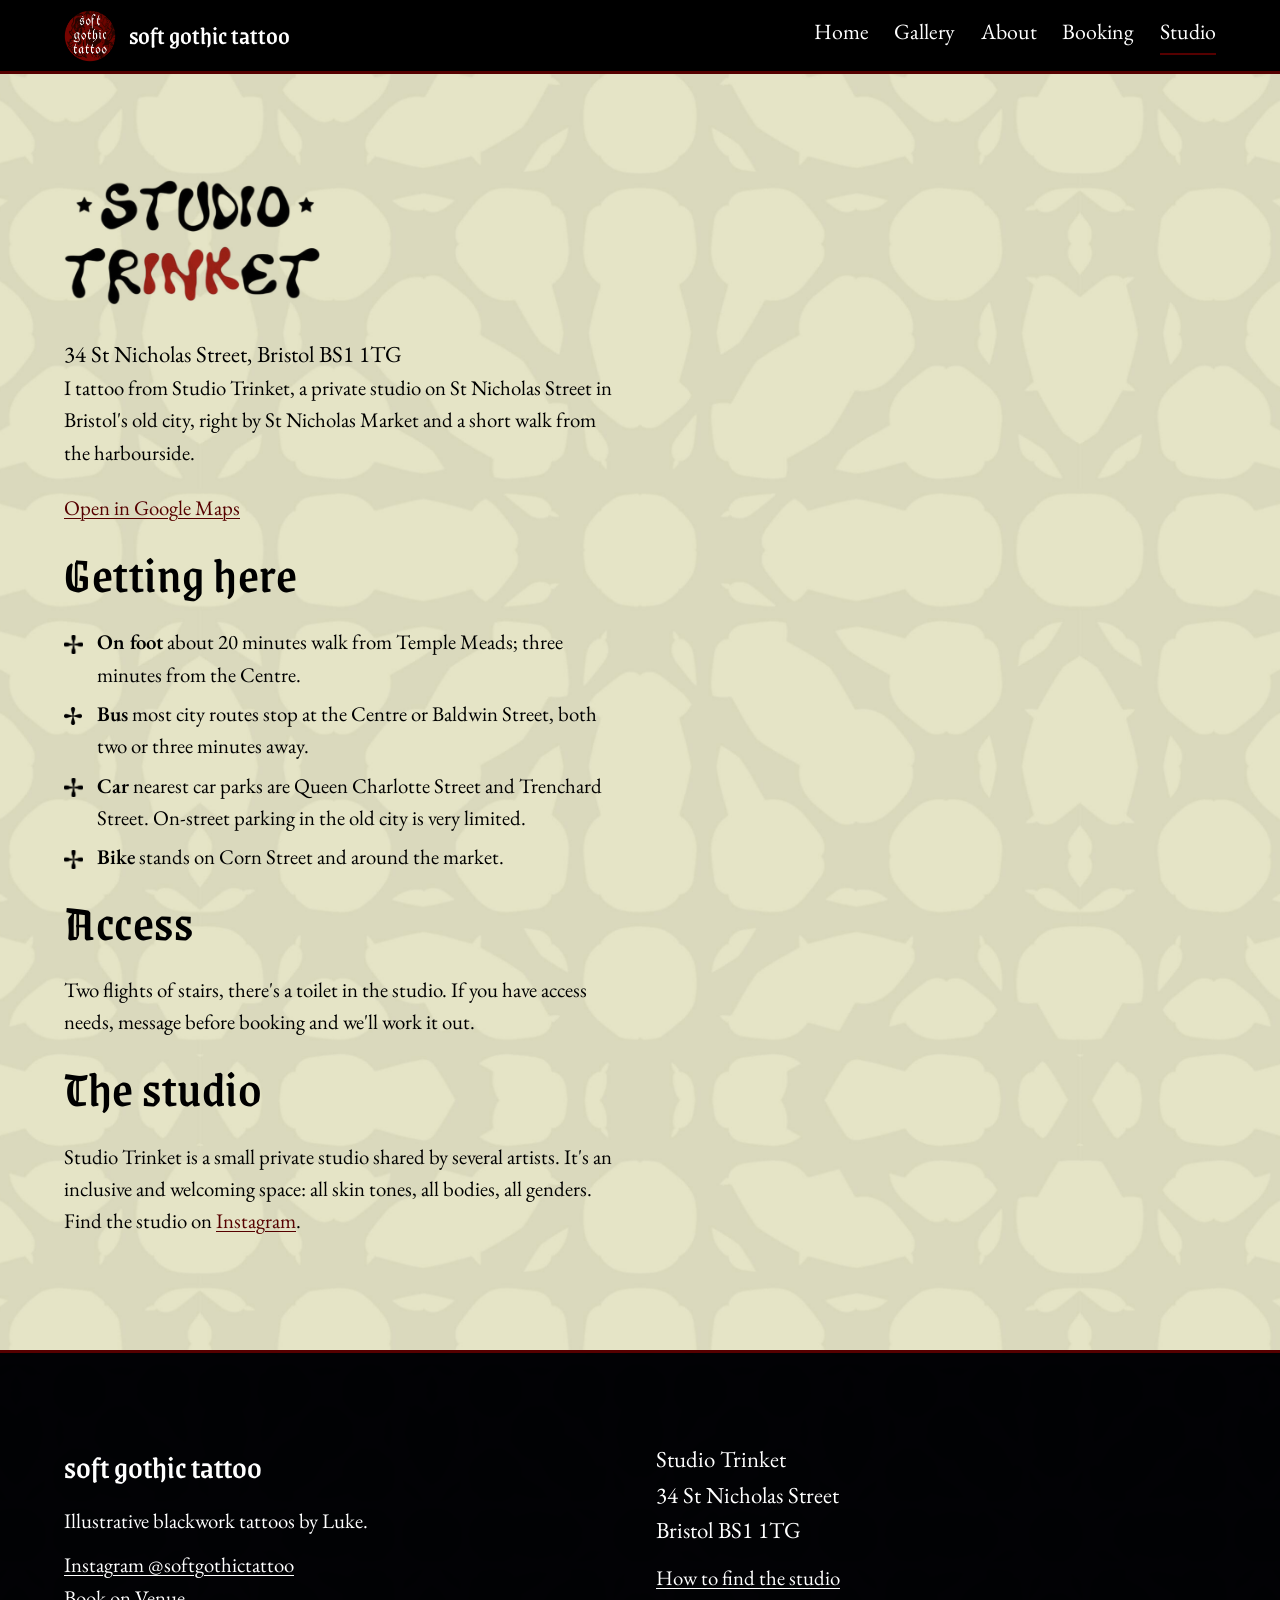
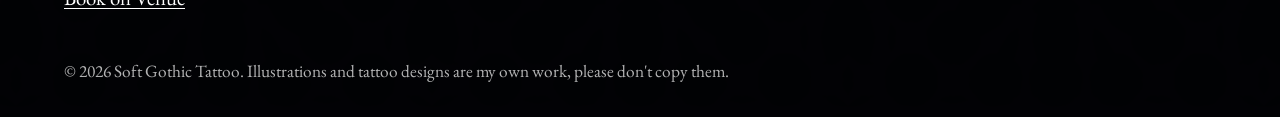
<file: studio/index.html>
<!DOCTYPE html>
<html lang="en-GB">
<head>
<meta charset="utf-8">
<meta name="viewport" content="width=device-width, initial-scale=1">
<title>Studio Trinket, 34 St Nicholas Street, Bristol | Soft Gothic Tattoo</title>
<meta name="description" content="Find Soft Gothic Tattoo at Studio Trinket, 34 St Nicholas Street, Bristol BS1 1TG — directions, parking and access.">
<link rel="canonical" href="https://softgothictattoo.github.io/studio/">
<meta property="og:type" content="website">
<meta property="og:title" content="Studio Trinket, 34 St Nicholas Street, Bristol | Soft Gothic Tattoo">
<meta property="og:description" content="Find Soft Gothic Tattoo at Studio Trinket, 34 St Nicholas Street, Bristol BS1 1TG — directions, parking and access.">
<meta property="og:url" content="https://softgothictattoo.github.io/studio/">
<meta property="og:image" content="https://softgothictattoo.github.io/img/og.jpg">
<meta property="og:locale" content="en_GB">
<meta name="twitter:card" content="summary_large_image">
<link rel="icon" href="../img/favicon-32.png" sizes="32x32">
<link rel="icon" href="../img/icon-512.png" sizes="512x512">
<link rel="apple-touch-icon" href="../img/apple-touch-icon.png">
<meta name="theme-color" content="#560000">
<link rel="preload" href="../fonts/GrenzeGotisch-500.woff2" as="font" type="font/woff2" crossorigin>
<link rel="preload" href="../fonts/EBGaramond-400.woff2" as="font" type="font/woff2" crossorigin>
<link rel="stylesheet" href="../css/style.css">
<script type="application/ld+json">[{"@context": "https://schema.org", "@type": "Person", "name": "Luke", "alternateName": "Soft Gothic Tattoo", "jobTitle": "Tattoo artist", "description": "Illustrative blackwork tattoo artist in Bristol, working from Studio Trinket.", "url": "https://softgothictattoo.github.io/", "image": "https://softgothictattoo.github.io/img/og.jpg", "sameAs": ["https://www.instagram.com/softgothictattoo/", "https://venue.ink/@softgothictattoo/"], "knowsAbout": ["Illustrative blackwork tattoos", "Flash tattoos", "Custom tattoo design"], "worksFor": {"@type": "TattooParlor", "name": "Studio Trinket", "sameAs": "https://www.instagram.com/studiotrinket/", "address": {"@type": "PostalAddress", "streetAddress": "34 St Nicholas Street", "addressLocality": "Bristol", "postalCode": "BS1 1TG", "addressCountry": "GB"}}, "workLocation": {"@type": "Place", "name": "Studio Trinket", "address": {"@type": "PostalAddress", "streetAddress": "34 St Nicholas Street", "addressLocality": "Bristol", "postalCode": "BS1 1TG", "addressCountry": "GB"}}}]</script>
</head>
<body>
<header class="site-header">
  <div class="wrap">
    <a class="brand" href="../"><img src="../img/logo.png" alt="" width="52" height="52"><span>soft gothic tattoo</span></a>
    <nav class="site-nav" aria-label="Main"><ul><li><a href="../">Home</a></li><li><a href="../gallery/">Gallery</a></li><li><a href="../about/">About</a></li><li><a href="../booking/">Booking</a></li><li><a href="../studio/" aria-current="page">Studio</a></li></ul></nav>
  </div>
</header>
<main>

<section class="section">
  <div class="wrap cols">
    <div>
      <img class="studio-mark" src="../img/studio-trinket.png" alt="Studio Trinket logo" width="600" height="222">
      <!-- The logo above already reads "Studio Trinket". The h1 is kept
           rather than deleted because this page has to rank for the studio
           name, and a page with no h1 is worse off; it is hidden visually so
           the name is not printed twice. -->
      <h1 class="visually-hidden">Studio Trinket, Bristol</h1>
      <address class="address">34 St Nicholas Street, Bristol BS1 1TG</address>
      <p>I tattoo from Studio Trinket, a private studio on St Nicholas Street in Bristol's old city, right by St Nicholas Market and a short walk from the harbourside.</p>
      <p><a href="https://www.google.com/maps/search/?api=1&query=34+St+Nicholas+St+Bristol+BS1+1TG" target="_blank" rel="noopener">Open in Google Maps</a></p>

      <h2>Getting here</h2>
      <ul class="cross-list">
        <li><strong>On foot</strong> about 20 minutes walk from Temple Meads; three minutes from the Centre.</li>
        <li><strong>Bus</strong> most city routes stop at the Centre or Baldwin Street, both two or three minutes away.</li>
        <li><strong>Car</strong> nearest car parks are Queen Charlotte Street and Trenchard Street. On-street parking in the old city is very limited.</li>
        <li><strong>Bike</strong> stands on Corn Street and around the market.</li>
      </ul>

      <h2>Access</h2>
      <p>Two flights of stairs, there's a toilet in the studio. If you have access needs, message before booking and we'll work it out.</p>

      <h2>The studio</h2>
      <p>Studio Trinket is a small private studio shared by several artists. It's an inclusive and welcoming space: all skin tones, all bodies, all genders. Find the studio on <a href="https://www.instagram.com/studiotrinket/" target="_blank" rel="noopener">Instagram</a>.</p>
    </div>
    <div>
      <iframe class="map" src="https://www.google.com/maps?q=34+St+Nicholas+St,+Bristol+BS1+1TG&output=embed" title="Map showing Studio Trinket, 34 St Nicholas Street, Bristol" loading="lazy" referrerpolicy="no-referrer-when-downgrade" allowfullscreen></iframe>
    </div>
  </div>
</section>

</main>
<footer class="site-footer">
  <div class="wrap">
    <div class="cols">
      <div>
        <div class="footer-brand">soft gothic tattoo</div>
        <p>Illustrative blackwork tattoos by Luke.</p>
        <p><a href="https://www.instagram.com/softgothictattoo/" rel="me noopener" target="_blank">Instagram @softgothictattoo</a><br><a href="https://venue.ink/@softgothictattoo/" target="_blank" rel="noopener">Book on Venue</a></p>
      </div>
      <div>
        <address class="address">Studio Trinket<br>34 St Nicholas Street<br>Bristol BS1 1TG</address>
        <p><a href="../studio/">How to find the studio</a></p>
      </div>
    </div>
    <small>&copy; 2026 Soft Gothic Tattoo. Illustrations and tattoo designs are my own work, please don't copy them.</small>
  </div>
</footer>
</body>
</html>
</file>
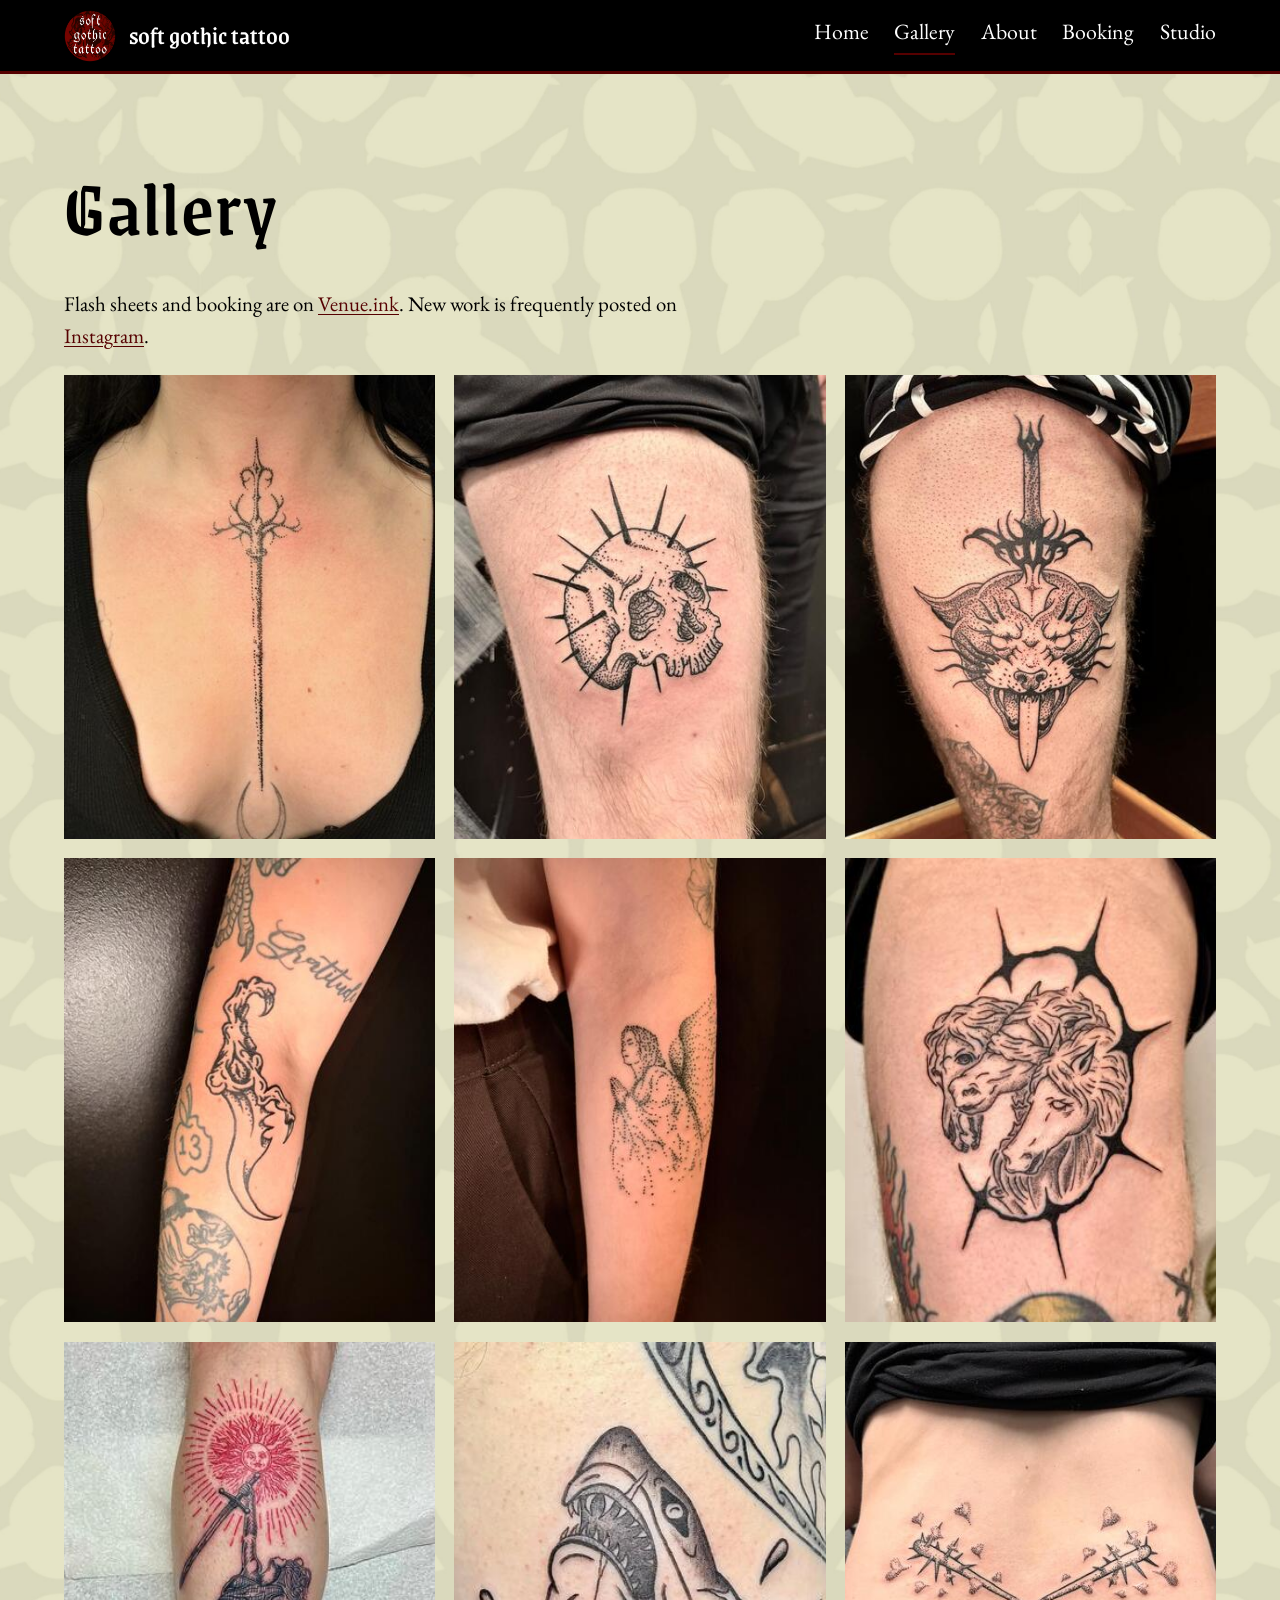
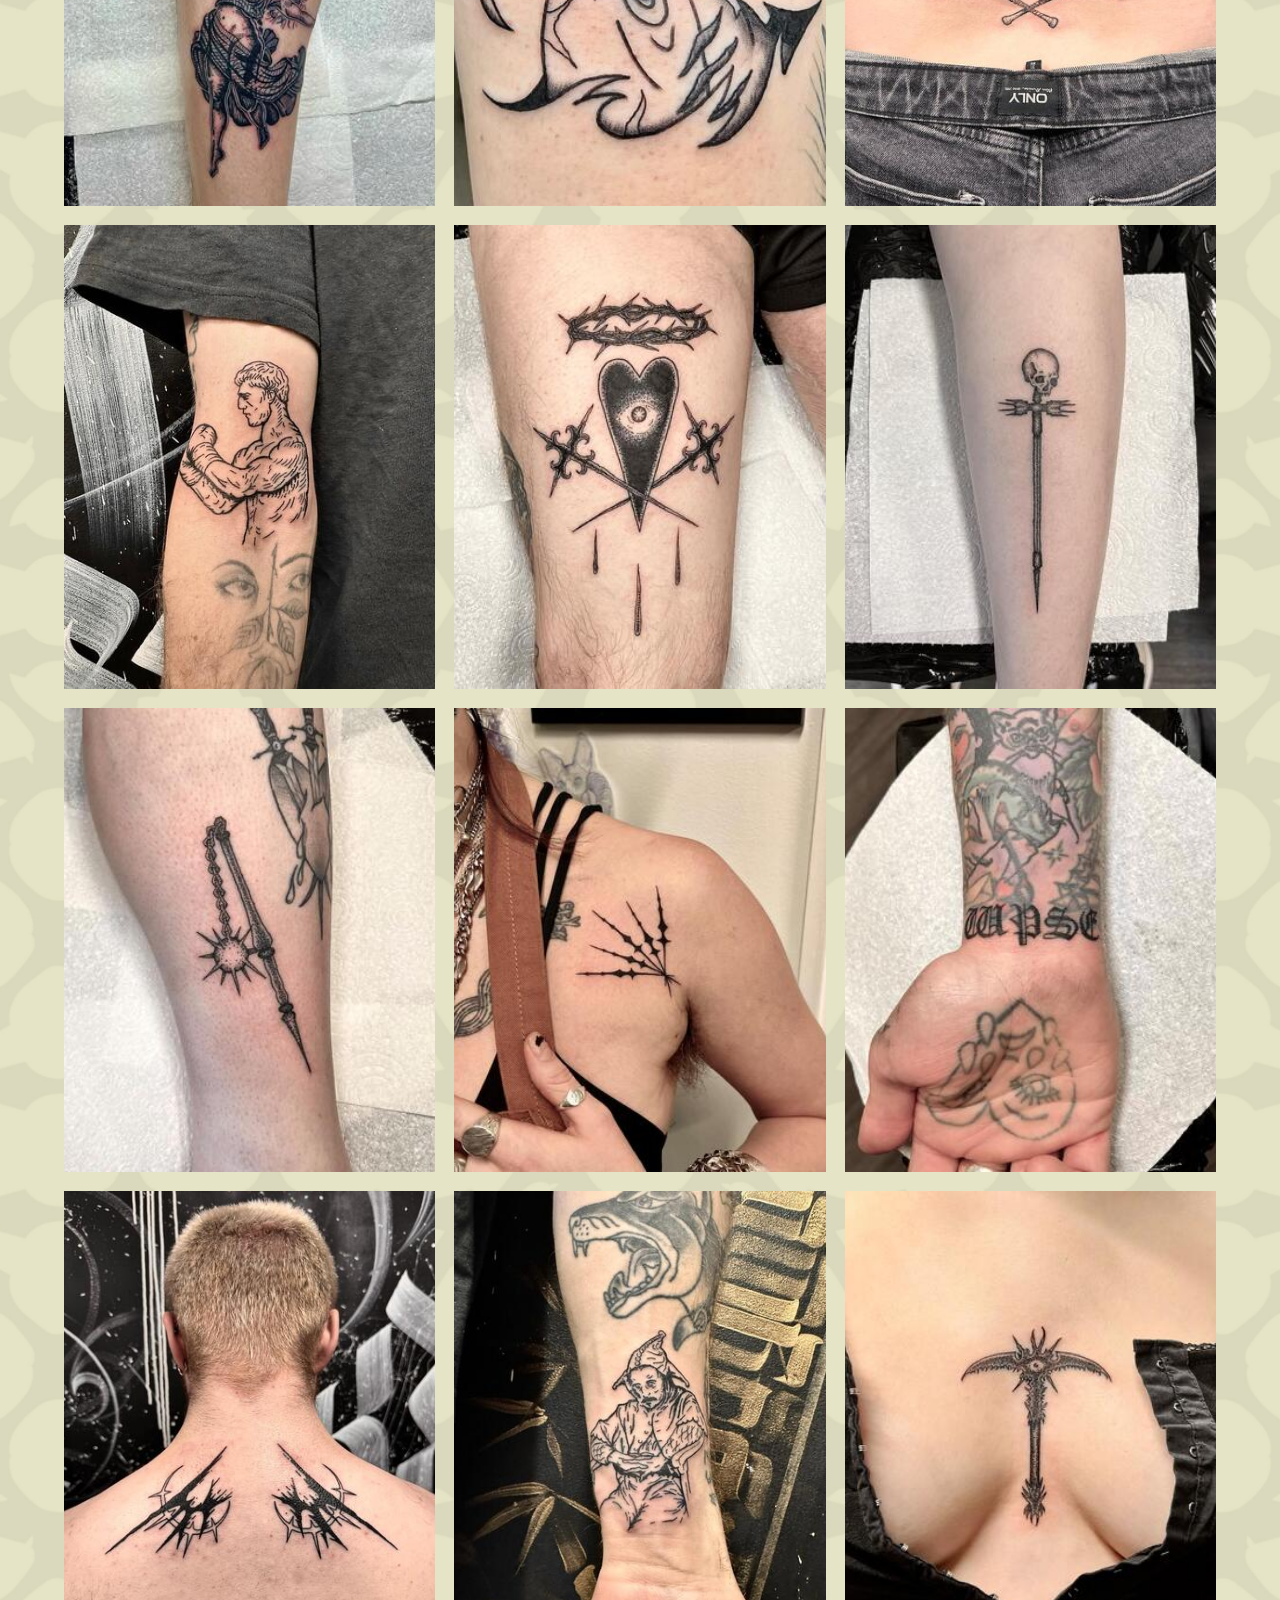
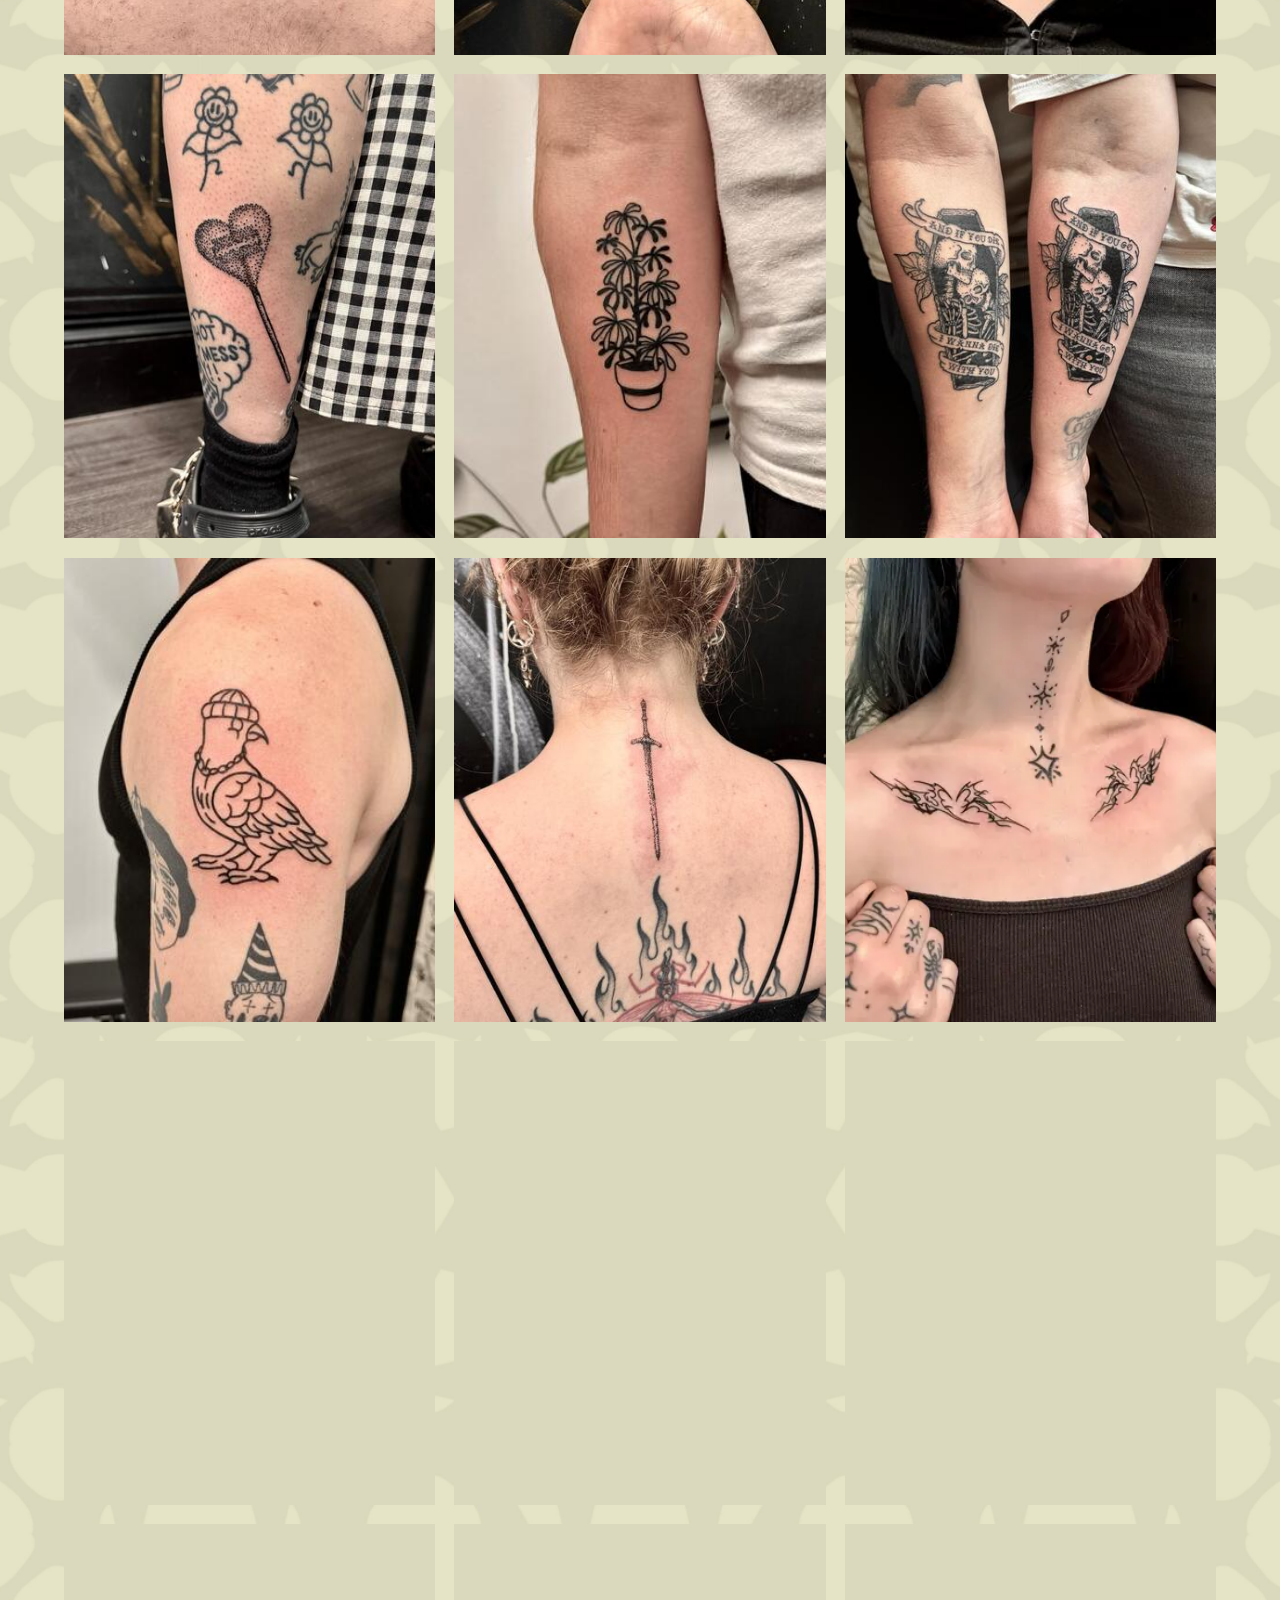
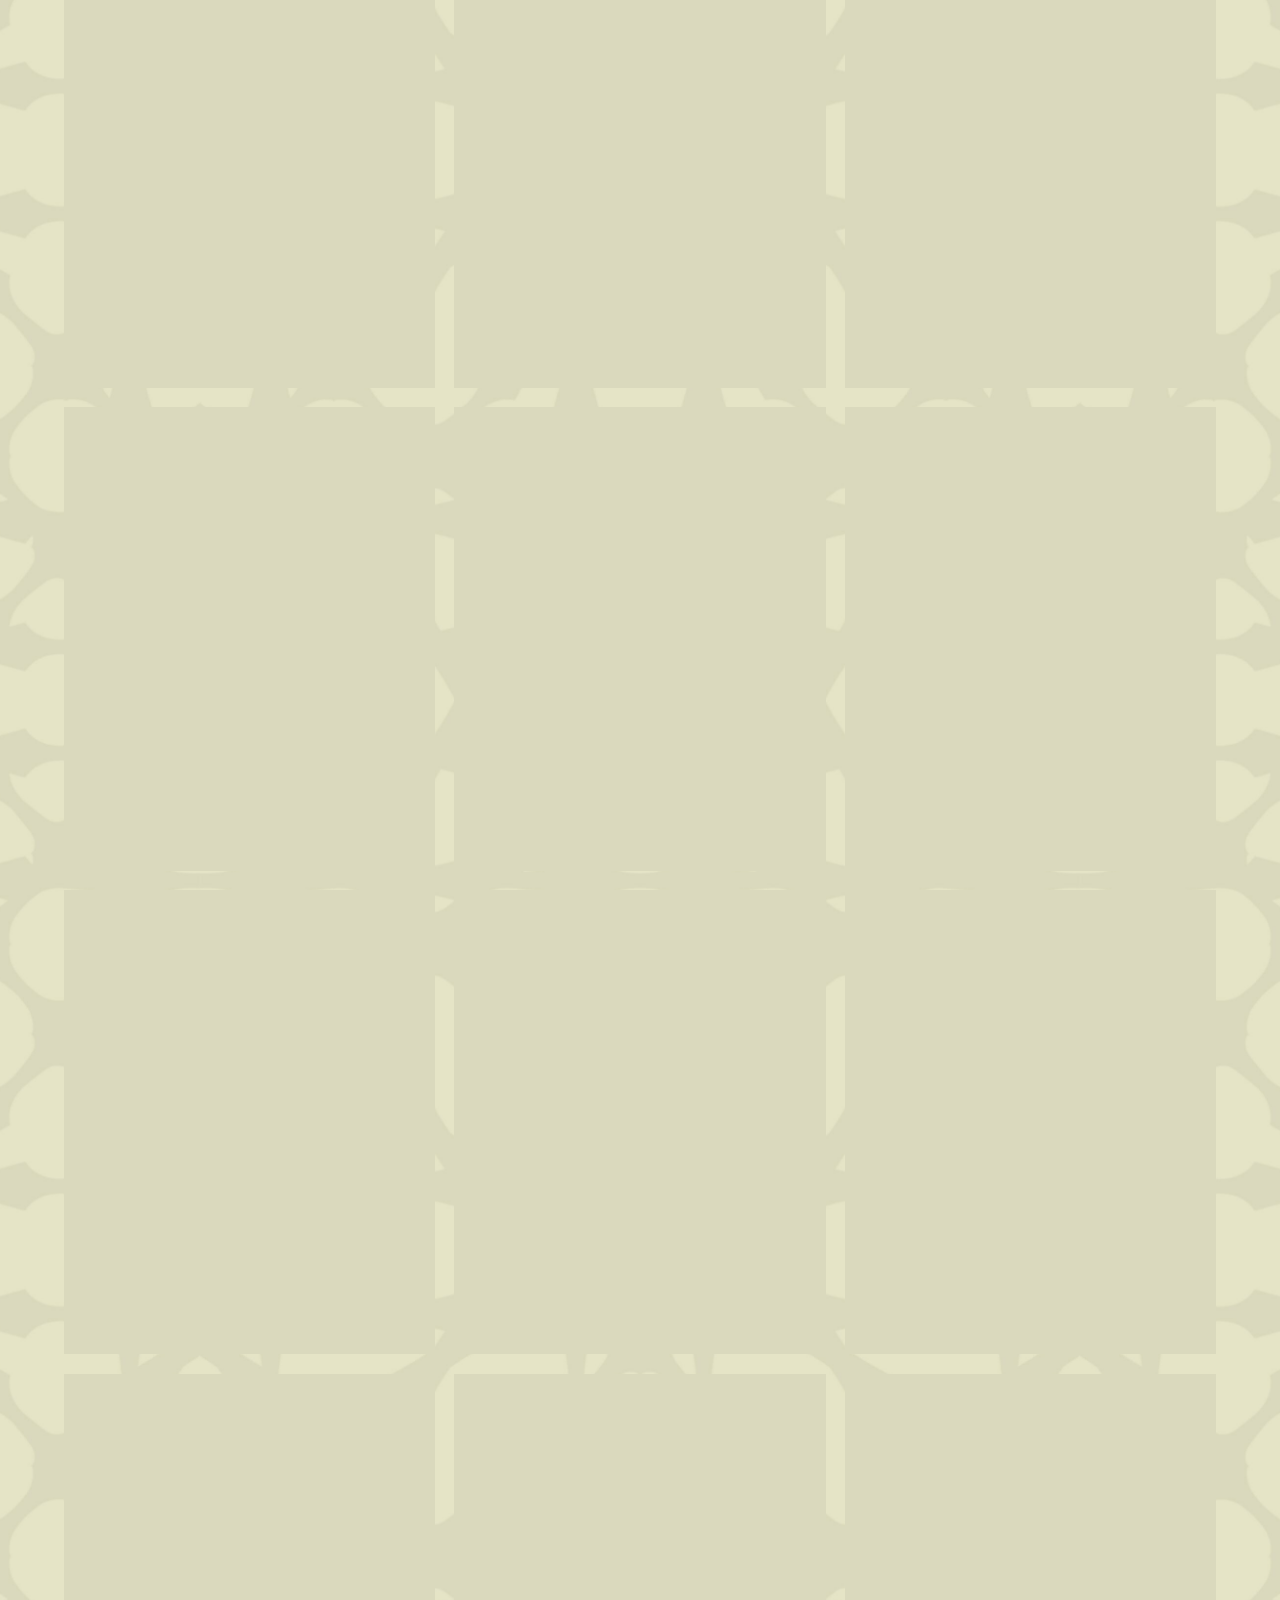
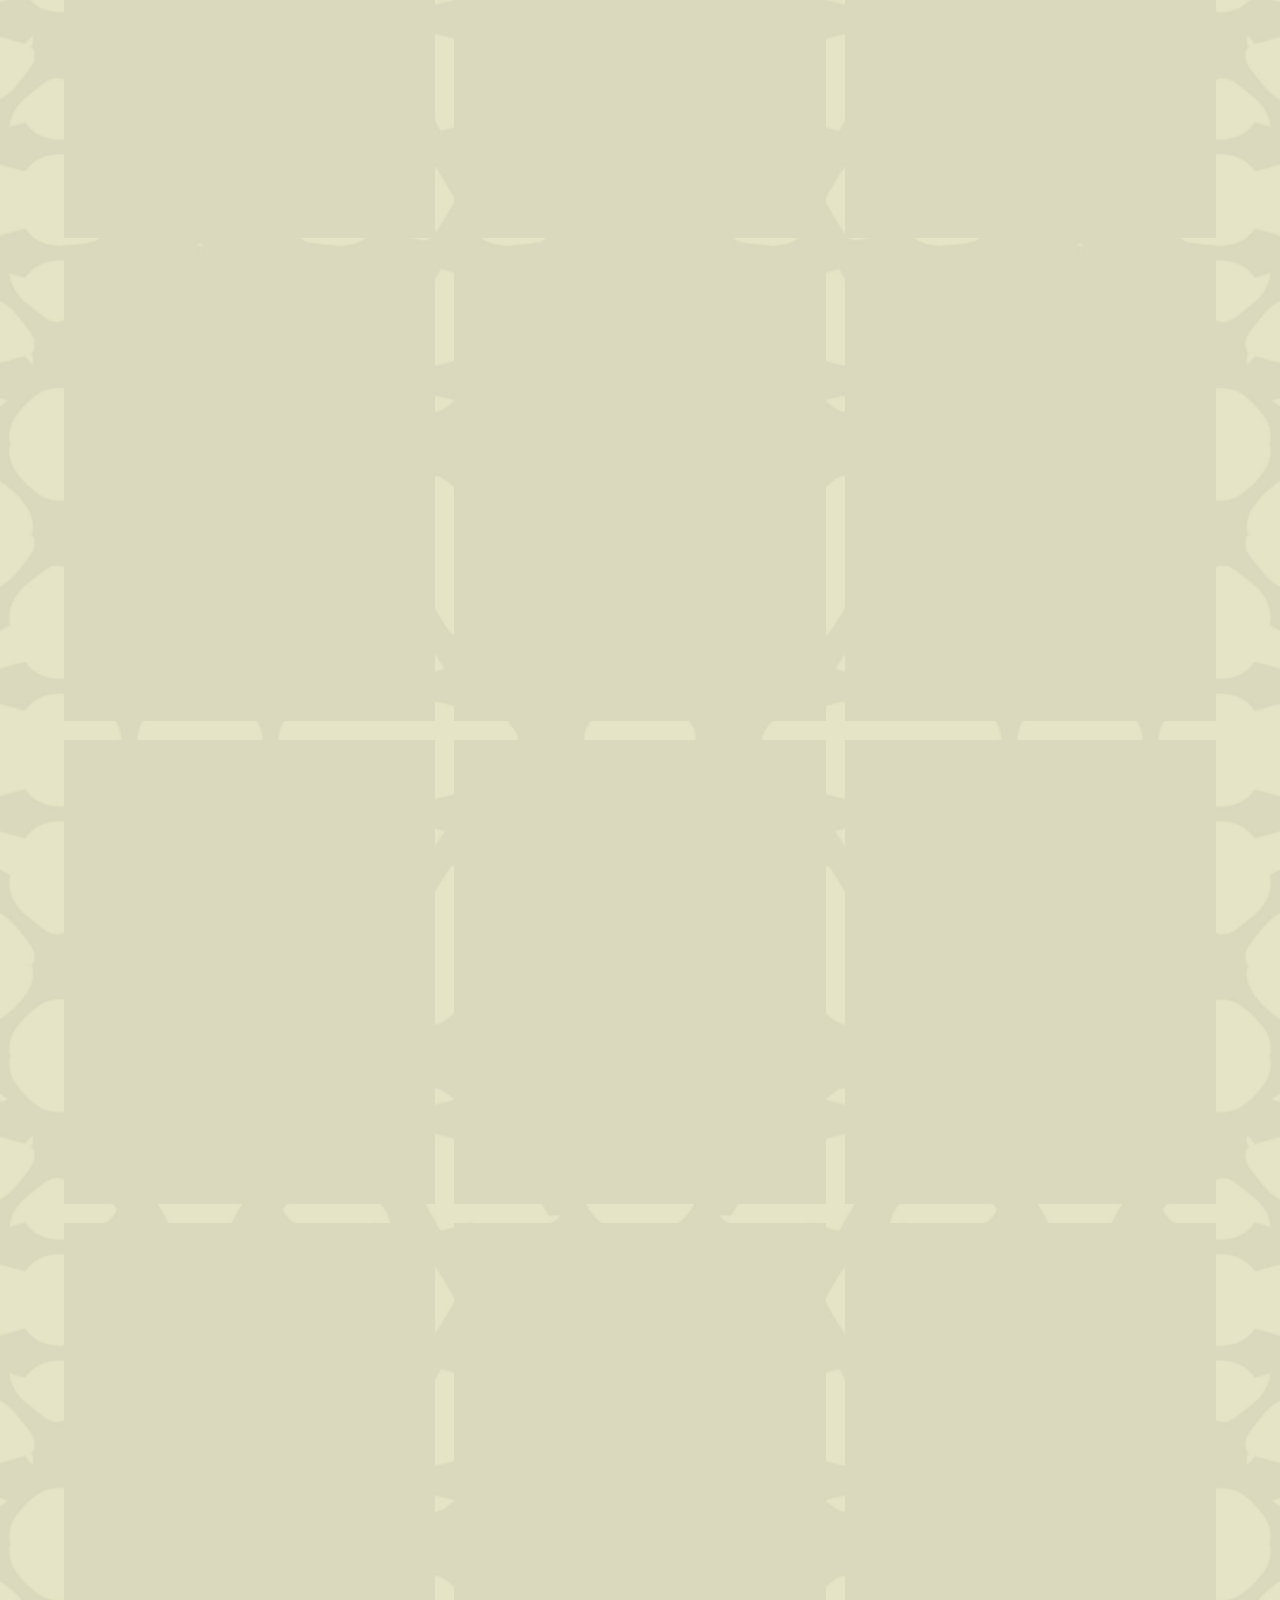
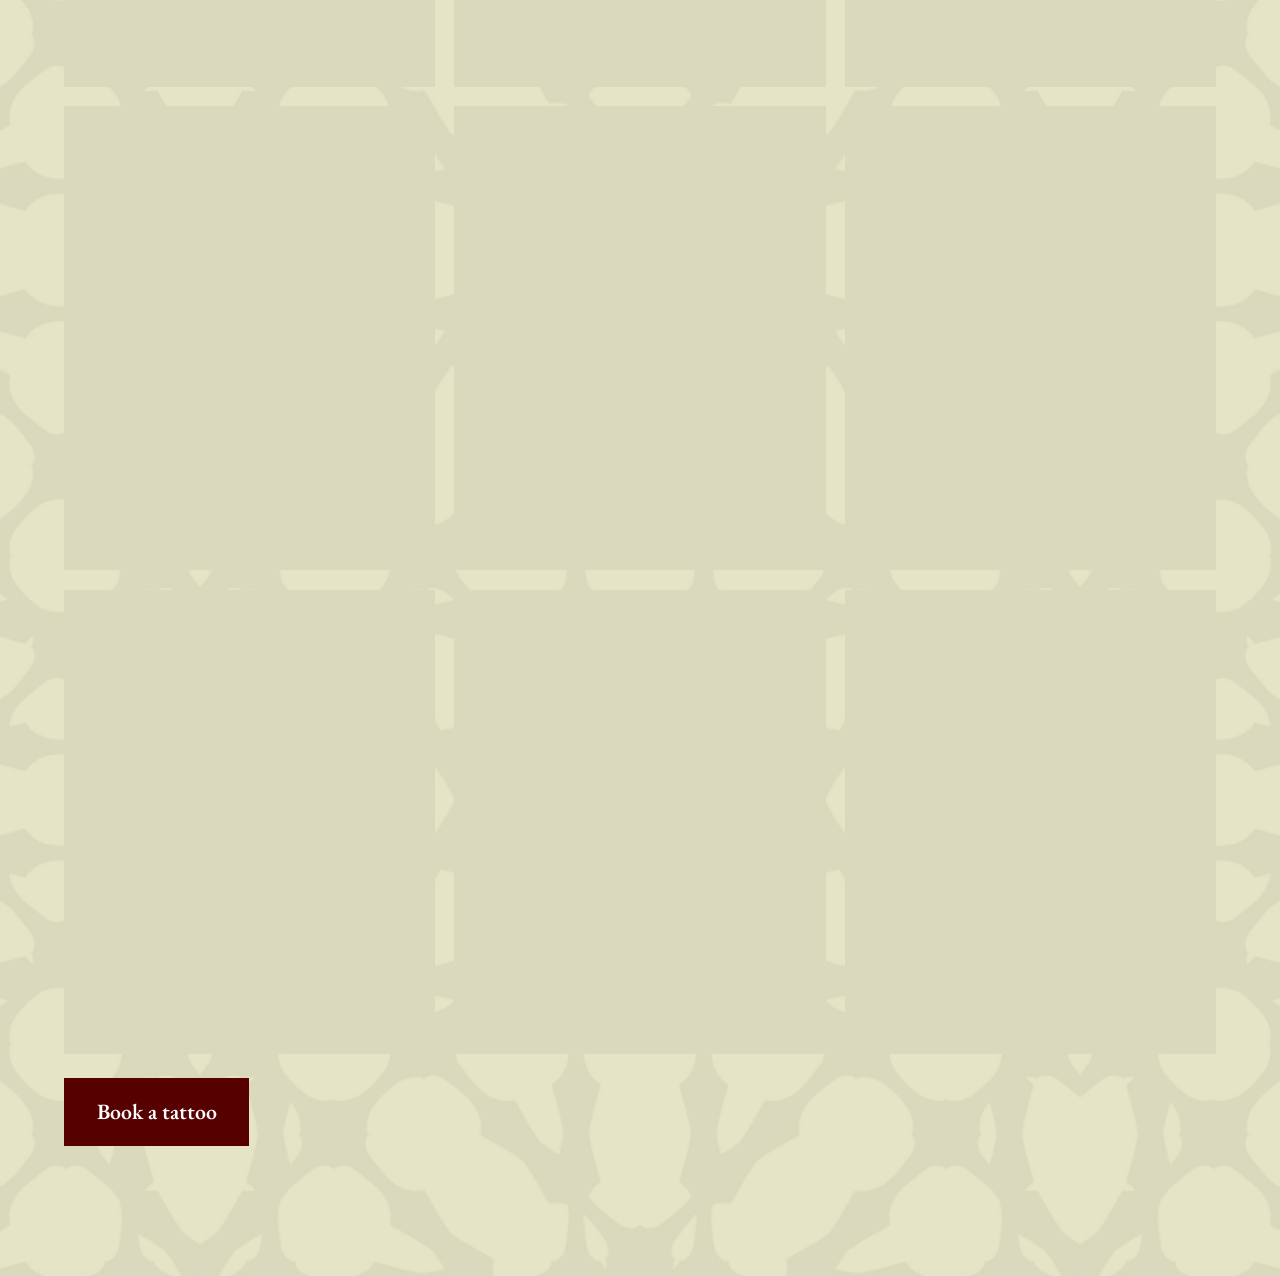
<file: tattoos/index.html>
<!DOCTYPE html>
<html lang="en-GB">
<head>
<meta charset="utf-8">
<meta name="viewport" content="width=device-width, initial-scale=1">
<title>Gallery | Soft Gothic Tattoo, Bristol</title>
<meta name="robots" content="noindex">
<link rel="canonical" href="https://softgothictattoo.github.io/gallery/">
<meta http-equiv="refresh" content="0; url=/gallery/">
<link rel="icon" href="/img/favicon-32.png" sizes="32x32">
</head>
<body>
<!-- The portfolio moved from /tattoos/ to /gallery/. This keeps old links,
     shared posts and search results working instead of landing on a 404.
     GitHub Pages cannot serve a real 301, so this is a meta refresh plus a
     canonical pointing at the new address. -->
<p>The gallery has moved to <a href="/gallery/">softgothictattoo.github.io/gallery/</a>.</p>
</body>
</html>
</file>
<file: css/style.css>
/* Soft Gothic Tattoo — style.css
   Tokens sampled from Luke's business card and Instagram assets. */

@font-face {
  font-family: "Grenze Gotisch";
  src: url("../fonts/GrenzeGotisch-500.woff2") format("woff2");
  font-weight: 500; font-style: normal; font-display: swap;
}
@font-face {
  font-family: "EB Garamond";
  src: url("../fonts/EBGaramond-400.woff2") format("woff2");
  font-weight: 400; font-style: normal; font-display: swap;
}
@font-face {
  font-family: "EB Garamond";
  src: url("../fonts/EBGaramond-400i.woff2") format("woff2");
  font-weight: 400; font-style: italic; font-display: swap;
}
@font-face {
  font-family: "EB Garamond";
  src: url("../fonts/EBGaramond-600.woff2") format("woff2");
  font-weight: 600; font-style: normal; font-display: swap;
}

:root {
  --ink: #000000;
  --parchment: #e5e4c6;
  --parchment-dark: #dad9bd;
  --parchment-deep: #c9c8aa;
  --oxblood: #560000;
  /* The same red, lifted just enough to read on black. --oxblood itself is
     1.40:1 there, no better than the black it replaces. This is 2.37:1,
     under the 3:1 large text wants, which is a deliberate trade: Luke asked
     for a deeper red than the 3.24:1 version, and the wordmark is heavy
     display type sitting beside the logo disc in the same family, so it
     stays legible. Only for text on --ink, and only for a hover state -
     the resting colour is --bone at 21:1. */
  --oxblood-deep: #9a0000;
  --bone: #ffffff;

  --display: "Grenze Gotisch", "UnifrakturCook", serif;
  --body: "EB Garamond", Garamond, Georgia, serif;

  --measure: 62ch;
  --gutter: clamp(1.25rem, 4vw, 3rem);
  --space: clamp(2.5rem, 7vw, 6rem);
}

*, *::before, *::after { box-sizing: border-box; }

/* The parchment colour stays underneath: the tile is the same #e5e4c6 in its
   light areas, so the page still reads correctly while the image loads, and
   if it ever fails to load nothing shifts.
   26rem: the artwork is a kaleidoscope rather than a true
   repeating wallpaper, so past roughly 24rem its mirror axes read as
   irregular blobs with flattened bands between them rather than a pattern.
   This is about as large as it goes while the geometry still resolves. */
html { background: var(--parchment) url("../img/bg-pattern.jpg") top center / 55rem repeat; scroll-behavior: smooth; }
@media (prefers-reduced-motion: reduce) { html { scroll-behavior: auto; } }

body {
  margin: 0;
  color: var(--ink);
  font-family: var(--body);
  font-size: clamp(1.125rem, 1rem + 0.4vw, 1.3rem);
  line-height: 1.55;
  -webkit-font-smoothing: antialiased;
}

img { max-width: 100%; height: auto; display: block; }

a { color: var(--oxblood); text-decoration-thickness: 1px; text-underline-offset: 0.15em; }
a:hover { color: var(--ink); }
:focus-visible { outline: 3px solid var(--oxblood); outline-offset: 3px; }

h1, h2, h3 {
  font-family: var(--display);
  font-weight: 500;
  line-height: 1.05;
  letter-spacing: 0.01em;
  margin: 0 0 0.5em;
}
h1 { font-size: clamp(2.6rem, 2rem + 4vw, 5rem); }
h2 { font-size: clamp(2rem, 1.5rem + 2.2vw, 3.2rem); }
h3 { font-size: clamp(1.5rem, 1.2rem + 1vw, 2rem); }
p  { margin: 0 0 1.1em; max-width: var(--measure); }
ul, ol { max-width: var(--measure); padding-left: 1.2em; }
li { margin-bottom: 0.35em; }
strong { font-weight: 600; }

.wrap { width: min(100% - 2 * var(--gutter), 72rem); margin-inline: auto; }

/* ---------- Header ---------- */
.site-header {
  background: var(--ink);
  color: var(--bone);
  border-bottom: 3px solid var(--oxblood);
}
.site-header .wrap {
  display: flex; align-items: center; justify-content: space-between;
  gap: 1rem; padding: 0.6rem 0;
}
.brand { display: flex; align-items: center; gap: 0.8rem; color: var(--bone); text-decoration: none; }
.brand img { width: 52px; height: 52px; }
.brand span { font-family: var(--display); font-size: 1.6rem; line-height: 1; }
.site-nav ul { list-style: none; margin: 0; padding: 0; display: flex; gap: clamp(0.8rem, 2vw, 1.6rem); flex-wrap: wrap; justify-content: flex-end; }
/* 1.05em, matching .btn, not 1.05rem: rem is against the 16px root while the
   buttons scale with the body's fluid size, so the same number in different
   units left the nav five pixels smaller and the gap widened with the
   viewport. */
.site-nav a { color: var(--bone); text-decoration: none; font-size: 1.05em; padding: 0.3em 0; border-bottom: 2px solid transparent; }
.site-nav a:hover, .site-nav a[aria-current="page"] { border-bottom-color: var(--oxblood); color: var(--bone); }
@media (max-width: 40rem) {
  .site-header .wrap { flex-direction: column; align-items: flex-start; }
  /* Thumb-sized nav targets. At 0.3em padding these came out 38px tall, under
     the 44px touch guideline; the extra padding is only applied here so the
     desktop header keeps its height. */
  .site-nav a { padding: 0.62em 0; }
  .site-nav ul { justify-content: flex-start; }
}

/* The global rule a:hover { color: var(--ink) } is right on parchment and
   wrong on every dark surface, where it paints the link black on black. The
   nav already overrides it; the brand, the hero and the footer did not, so
   hovering them made the text disappear. The brand goes red, as asked. The
   other two stay bone and thicken their underline instead: they are body
   size, and a red readable at that size against black has to be bright
   enough to fight the rest of the palette. */
.brand:hover span { color: var(--oxblood-deep); }
.hero a:hover, .site-footer a:hover { color: var(--bone); text-decoration-thickness: 2px; }

/* ---------- Hero ---------- */
.hero {
  position: relative; isolation: isolate;
  /* Collage of 24 pieces from img/tattoos, desaturated and darkened.
     --ink underneath keeps the band solid while it loads. White text sits
     on this, so the darkening in the file and the ::before gradient below
     work together; check contrast if either changes. */
  background: var(--ink) url("../img/hero-collage.jpg") center / cover;
  color: var(--bone);
  padding: var(--space) 0;
}
.hero::before { content: ""; position: absolute; inset: 0; z-index: -1;
  background: linear-gradient(90deg, rgba(0,0,0,.6), rgba(0,0,0,.4)); }
/* The gradient is horizontal, so on a wide screen the text sits in its dark
   end and the light end falls under the artwork. On a phone the text spans
   the full width and reaches the light end, which is why the light stop is
   .4 and not lower: at .25 the heading measured 4.2:1 there, under AA. */
.hero .wrap { display: grid; grid-template-columns: 1fr; gap: 2rem; align-items: center; }
@media (min-width: 52rem) { .hero .wrap { grid-template-columns: 1.1fr 0.9fr; } }
.hero h1 { color: var(--bone); margin-bottom: 0.3em; }
.hero p { font-size: 1.15em; color: var(--bone); }
.hero a { color: var(--bone); }
.hero-art { justify-self: center; max-width: 30rem; }
/* The artwork is now cream ink on transparency, drawn to sit straight on
   the dark hero. The white mount it used to need would box it in. */
.hero-art img { background: none; border: 0; }
/* The portrait is a circle drawn on a square with transparent corners, so the
   crop is done here rather than baked into the file: that keeps it a small
   flat JPEG and lets the browser antialias the edge. */
.portrait { justify-self: center; max-width: 30rem; }
.portrait img { width: 100%; height: auto; border-radius: 50%; }

/* ---------- Sections ---------- */
.section { padding: var(--space) 0; }
.section-alt { background: var(--parchment-dark); }
/* The blade is a thin line in a box ~101px tall: the crossguard spikes are
   part of the artwork, so the canvas cannot be cropped, but the space they
   sit in is nearly empty. The negative margin reclaims that dead space, which
   padding alone cannot reach. It scales with the viewport because the dead
   space scales with the image: a fixed value large enough to help on desktop
   is larger than the whole empty area on a phone, and pulls the spike tips up
   into the dark hero where they vanish. */
.rule { display: flex; justify-content: center; align-items: center; gap: 0; padding: 0 var(--gutter); margin: clamp(-1.5rem, -2vw, -0.5rem) 0; }
/* A dagger is already a visual break, so a section butting onto one does not
   need its full rhythm spacing as well: the two together read as a hole. */
.rule + .section { padding-top: calc(var(--space) * 0.3); }
.section:has(+ .rule) { padding-bottom: calc(var(--space) * 0.3); }

/* The negative margin above closes the gap on both sides of a dagger. The two
   outer edges want air instead: the top dagger should sit clear of the hero,
   and the lower one should give the section beneath it room to start. Dropping
   the pull on just those edges restores the image's own spacing there. */
.hero + .rule { margin-top: calc(var(--space) * 0.4); }
.section + .rule { margin-bottom: calc(var(--space) * 0.3); }
/* A trailing button row carries its own bottom margin, which would stack
   on that padding and reopen the gap the line above just closed. */
.section:has(+ .rule) .btn-row:last-child { margin-bottom: 0; }
.rule img { width: min(44%, 22rem); filter: invert(1); opacity: 0.8; }
.rule img + img { transform: scaleX(-1); }
.hero .rule img, .site-footer .rule img { filter: none; }

/* cross as list marker and small ornament */
.cross-list { list-style: none; padding-left: 0; }
.cross-list li { position: relative; padding-left: 1.6em; }
.cross-list li::before {
  content: ""; position: absolute; left: 0; top: 0.42em; width: 0.9em; height: 0.9em;
  background: var(--ink); -webkit-mask: url("../img/cross.png") center / contain no-repeat; mask: url("../img/cross.png") center / contain no-repeat;
}

.btn {
  display: inline-block; font-family: var(--body); font-weight: 600; font-size: 1.05em;
  background: var(--oxblood); color: var(--bone); text-decoration: none;
  padding: 0.7em 1.4em; border: 2px solid var(--oxblood);
}
.btn:hover { background: var(--ink); border-color: var(--ink); color: var(--bone); }
.btn-outline { background: transparent; color: var(--ink); border-color: var(--ink); }
.btn-outline:hover { background: var(--ink); color: var(--bone); }
.hero .btn-outline { color: var(--bone); border-color: var(--bone); }
.btn-row { display: flex; gap: 0.8rem; flex-wrap: wrap; margin: 1.5rem 0 2.5rem; }

/* ---------- Portfolio grid ---------- */
.grid { display: grid; gap: 0.9rem; grid-template-columns: repeat(2, 1fr); }
@media (min-width: 52rem) { .grid { grid-template-columns: repeat(3, 1fr); gap: 1.2rem; } }
.grid figure { margin: 0; background: var(--parchment-dark); overflow: hidden; }
.grid img { width: 100%; aspect-ratio: 4 / 5; object-fit: cover; }

/* Slight zoom on hover. overflow:hidden above keeps the growth inside the
   tile instead of spilling over its neighbours. Guarded by hover:hover so a
   touch screen does not leave a photo stuck mid-zoom after a tap. */
@media (hover: hover) {
  .grid img { transition: transform 0.4s ease; }
  /* 25%. On a 1x desktop the browser picks the 400px file for a 371px slot,
     which a 25% zoom stretches about 1.16x, so the hovered tile softens very
     slightly there. Inflating the `sizes` slot to cover the zoom would fix it
     but would pull the full-size file back down on every 1x desktop, and on
     phones, where hover never fires at all. Not worth 11 MB for a transient
     artefact on one tile. */
  .grid figure:hover img { transform: scale(1.25); }
}
@media (prefers-reduced-motion: reduce) {
  .grid img { transition: none; }
  .grid figure:hover img { transform: none; }
}
/* The caption is not printed under the tile: Luke wanted the grid to be
   photographs and nothing else. It is not deleted, because it is the
   caption the lightbox reads out and because a screen reader should still
   get it while moving through the grid. It is shown, to everyone, the
   moment a photograph is opened - so the words are reachable rather than
   buried for a crawler's benefit. */
.grid figcaption {
  position: absolute; width: 1px; height: 1px;
  overflow: hidden; clip: rect(0 0 0 0); white-space: nowrap;
}

/* ---------- Two-column info ---------- */
.cols { display: grid; gap: 2rem; grid-template-columns: 1fr; }
@media (min-width: 52rem) { .cols { grid-template-columns: 1fr 1fr; } }
/* "Where to find me" lines up with the rightmost photo above it. Same three
   tracks and same gap as .grid, with the first column spanning two, so the
   edges are computed from the identical track maths rather than guessed at
   with a percentage. Scoped to this one section: .cols also lays out the
   footer on every page and the studio page. */
@media (min-width: 52rem) {
  .cols-aside { grid-template-columns: repeat(3, 1fr); gap: 1.2rem; }
  .cols-aside > :first-child { grid-column: span 2; }
}

.map { aspect-ratio: 4 / 3; width: 100%; border: 0; filter: grayscale(1) contrast(1.1); }
.address { font-style: normal; font-size: 1.1em; }
/* Extra room below the mark: the h1 under it is visually hidden, so without
   this the address sits straight against the logo with nothing between. */
.studio-mark { width: min(100%, 16rem); margin: 1rem 0 2rem; mix-blend-mode: multiply; }

/* ---------- Footer ---------- */
.site-footer {
  position: relative; isolation: isolate;
  background: var(--ink);
  color: var(--bone);
  padding: var(--space) 0 2rem;
  border-top: 3px solid var(--oxblood);
}
.site-footer::before { content: ""; position: absolute; inset: 0; z-index: -1; opacity: 0.07;
  background: url("../img/pattern.png") center / 26rem; filter: invert(1); }
.site-footer a { color: var(--bone); }
.site-footer .cols { align-items: start; }
.site-footer p, .site-footer address { margin-bottom: 0.6em; }
.site-footer small { display: block; margin-top: 2rem; opacity: 0.7; }
.footer-brand { font-family: var(--display); font-size: 2rem; margin-bottom: 0.4em; }

/* Selected text. Without this the browser's own highlight forces the text
   almost black, which disappears against the black header bar. Oxblood works
   on both surfaces: white on #560000 measures about 14.9:1, and the same red
   reads fine over parchment on the rest of the site. */
::selection { background: var(--oxblood); color: var(--bone); }

.visually-hidden { position: absolute; width: 1px; height: 1px; overflow: hidden; clip: rect(0 0 0 0); white-space: nowrap; }

/* ---------- Click to enlarge ---------- */
/* The gallery photo is a link to its full-size file; a script upgrades that
   into a native <dialog>. Both paths are styled here so the link looks the
   same whether or not the script runs. */
.grid a.zoom { display: block; cursor: zoom-in; }
.grid a.zoom:focus-visible { outline: 3px solid var(--oxblood); outline-offset: 3px; }

.lightbox {
  width: 100%; max-width: 100%;
  height: 100%; max-height: 100%;
  margin: 0; padding: 0; border: 0;
  background: transparent;
  overflow: hidden;
  font-family: var(--body);
  color: var(--bone);
}
.lightbox::backdrop { background: rgba(10, 10, 10, 0.94); }
.lightbox img {
  position: absolute; inset: 0; margin: auto;
  width: auto; height: auto;
  max-width: calc(100% - 5rem);
  /* Bottom clearance covers the caption and the counter under the photo. */
  max-height: calc(100% - 8.5rem);
}
.lightbox-btn {
  position: absolute;
  display: flex; align-items: center; justify-content: center;
  width: 3rem; height: 3rem;
  padding: 0; border: 0; border-radius: 50%;
  background: rgba(0, 0, 0, 0.55);
  color: var(--bone);
  font-family: var(--body); font-size: 2rem; line-height: 1;
  cursor: pointer;
}
.lightbox-btn:hover { background: var(--oxblood); }
.lightbox-btn:focus-visible { outline: 3px solid var(--bone); outline-offset: 2px; }
.lightbox-close { top: 0.8rem; right: 0.8rem; }
.lightbox-prev { left: 0.5rem; top: 50%; transform: translateY(-50%); }
.lightbox-next { right: 0.5rem; top: 50%; transform: translateY(-50%); }
/* max-width: none undoes the global measure on p, which would otherwise pin
   this to a 62ch box on the left rather than centring it under the photo. */
.lightbox-caption, .lightbox-count {
  position: absolute; left: 0; right: 0;
  margin: 0; max-width: none; padding: 0 4.5rem;
  text-align: center;
}
.lightbox-caption { bottom: 2.4rem; font-size: 1.05rem; }
.lightbox-count { bottom: 1rem; font-size: 0.9rem; opacity: 0.6; }

/* Stop the page scrolling behind the open photo. */
body:has(.lightbox[open]) { overflow: hidden; }

/* On a phone the side room the arrows need costs the photo a fifth of the
   screen, so let them sit over its edges instead; their dark discs stay
   legible against the photograph. */
@media (max-width: 40rem) {
  .lightbox img { max-width: calc(100% - 1rem); max-height: calc(100% - 9rem); }
  .lightbox-caption, .lightbox-count { padding: 0 1rem; }
  .lightbox-prev { left: 0.4rem; }
  .lightbox-next { right: 0.4rem; }
}
</file>
